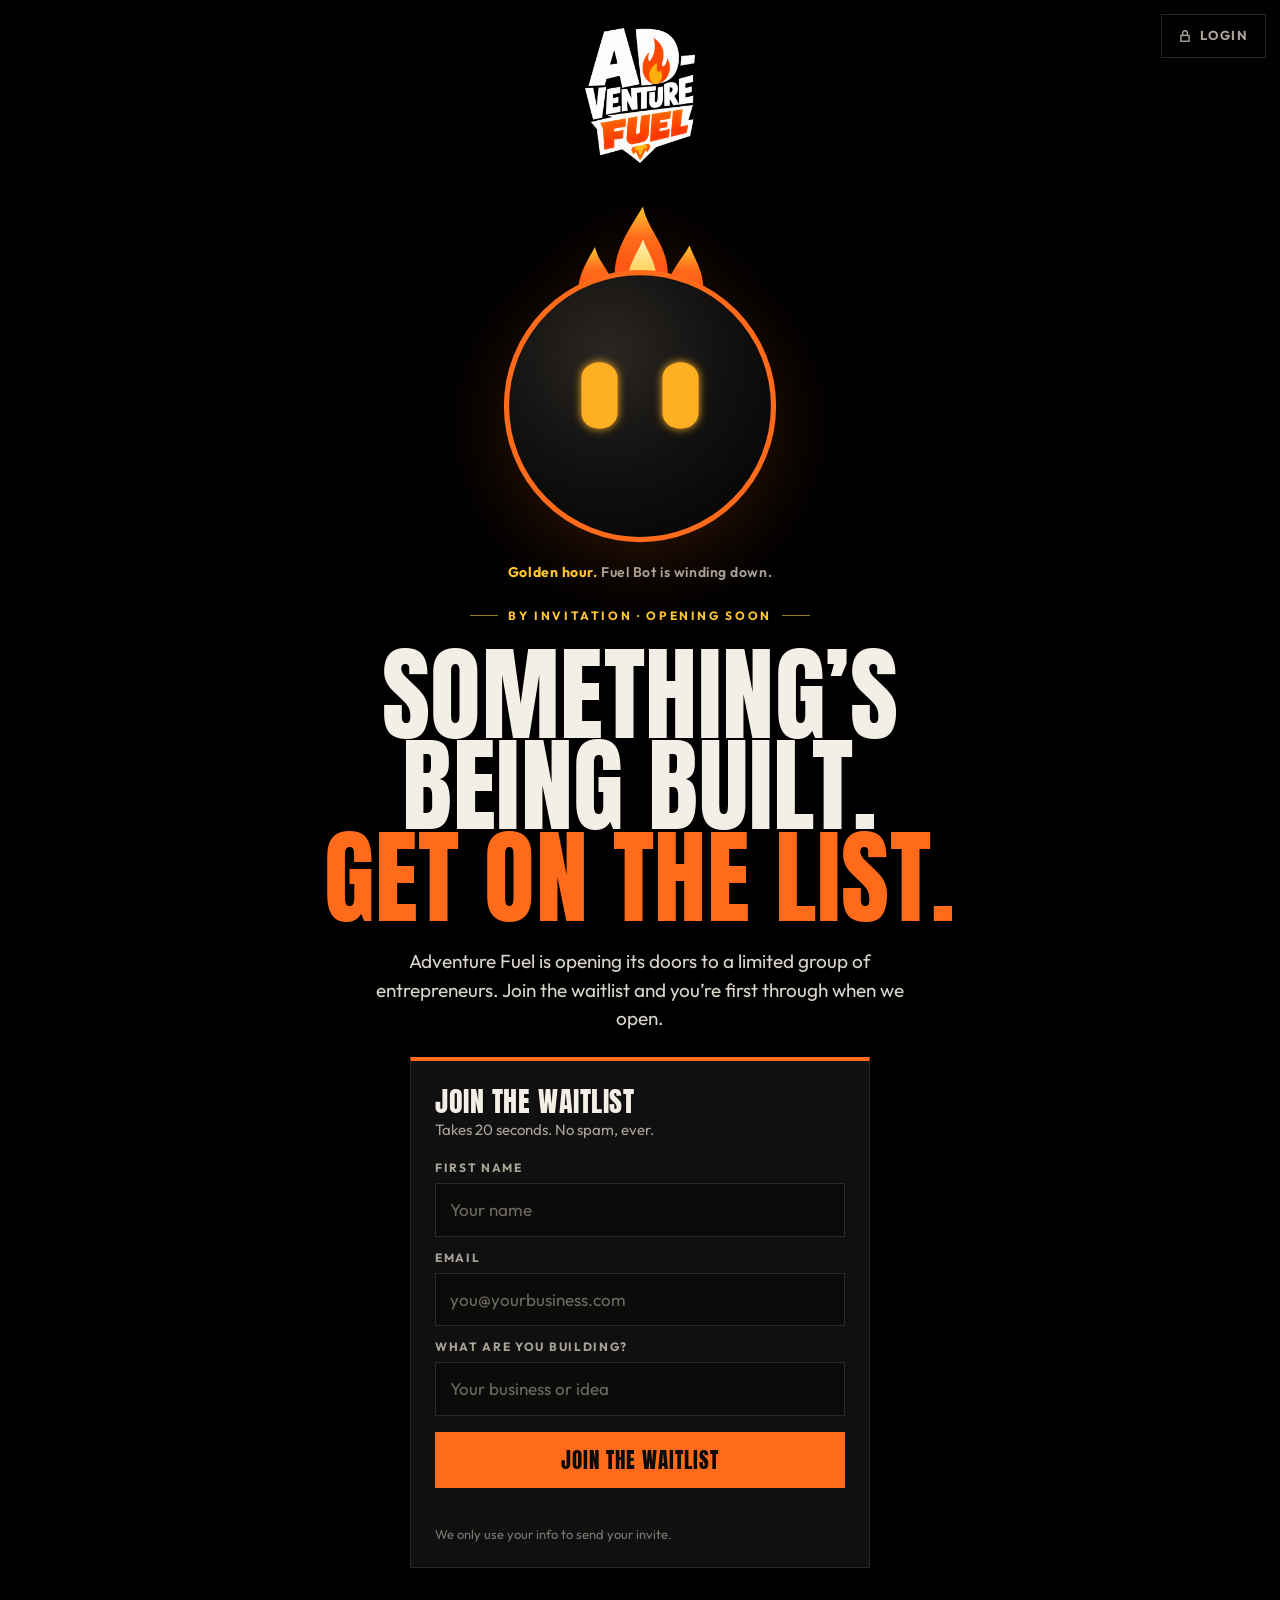
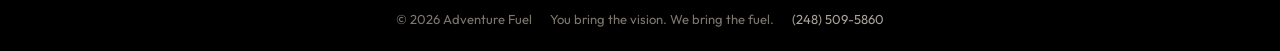
<file: index.html>
<!doctype html>
<html lang="en">
<head>
<meta charset="utf-8">
<meta name="viewport" content="width=device-width, initial-scale=1, viewport-fit=cover">
<title>Adventure Fuel | Join the Waitlist</title>
<meta name="description" content="Adventure Fuel is opening its doors to a limited group of entrepreneurs. Join the waitlist to get in first.">
<meta name="theme-color" content="#0A0A0A">
<link rel="canonical" href="https://www.adventurefuel.agency/">
<link rel="icon" type="image/png" sizes="32x32" href="/assets/icons/favicon-32.png">
<link rel="apple-touch-icon" href="/assets/icons/apple-touch-icon.png">
<meta property="og:type" content="website">
<meta property="og:url" content="https://www.adventurefuel.agency/">
<meta property="og:title" content="Adventure Fuel | Join the Waitlist">
<meta property="og:description" content="Something's being built. Get on the list.">
<meta property="og:image" content="https://www.adventurefuel.agency/assets/img/og.jpg">
<link rel="preconnect" href="https://fonts.googleapis.com">
<link rel="preconnect" href="https://fonts.gstatic.com" crossorigin>
<link rel="stylesheet" href="https://fonts.googleapis.com/css2?family=Anton&family=Outfit:wght@400;500;600;700&display=swap">
<script src="/assets/af.js" defer></script>
<style>
:root{--ink:#0A0A0A;--panel:#121110;--line:#2C2925;--cream:#F3EFE6;--muted:#A9A398;--orange:#FF6B1A;--gold:#FFC633;
--display:'Anton','Impact','Arial Narrow',sans-serif;--body:'Outfit','Avenir Next','Segoe UI',system-ui,sans-serif;color-scheme:dark}
*{box-sizing:border-box}
html,body{height:100%}
html{background:#000}
body{margin:0;min-height:100%;background:#000;color:var(--cream);font-family:var(--body);font-size:17px;line-height:1.5;-webkit-font-smoothing:antialiased;display:flex;flex-direction:column}
[hidden]{display:none!important}
a{color:var(--cream)}a:hover{color:var(--orange)}
:focus-visible{outline:3px solid var(--gold);outline-offset:3px}
.sr{position:absolute;width:1px;height:1px;overflow:hidden;clip:rect(0 0 0 0);white-space:nowrap}
.login{position:fixed;top:calc(14px + env(safe-area-inset-top,0px));right:14px;z-index:5;text-decoration:none;font-weight:700;font-size:13px;letter-spacing:.14em;text-transform:uppercase;color:#A9A398;border:1px solid #2C2925;padding:11px 16px;min-height:44px;display:inline-flex;align-items:center;gap:8px;background:#000}
.login:hover{color:#FF6B1A;border-color:#FF6B1A}
/* bot moods (by the visitor's local time) */
.botsay{margin:-8px 0 0;min-height:1.4em;font-size:14px;font-weight:600;letter-spacing:.04em;color:#A9A398}
.botsay b{color:#FFC633;font-weight:700}
#fbMood,#fbFlip,#fbFlames{transform-box:fill-box}
#fbFlip{transform-origin:50% 60%;transition:transform .7s cubic-bezier(.3,1.5,.5,1)}
.flipped #fbFlip{transform:rotate(180deg)}
#fbFlames{transform-origin:50% 100%;transition:transform .8s ease,opacity .8s ease}
#fbZ,#fbSparks{display:none}
.z{font-family:'Anton',Impact,sans-serif;fill:#F3EFE6;font-size:34px;opacity:0;transform-box:fill-box}
.sp{fill:#FFF1B8;opacity:0;transform-box:fill-box;transform-origin:center}
#fbEyes rect{transition:fill .8s}
/* night: snooze */
.m-night #fbZ{display:block}
.m-night #fbFlames{transform:translate(0px,6px) scale(.62);opacity:.55}
.m-night #fbRing{stroke:#C2560F}
.m-night #fbEyes rect{fill:#E0A82A}
/* morning: waking up */
.m-morning #fbFlames{transform:translate(0px,6px) scale(.85)}
/* power hour */
.m-power .fb-fl:not(.core){fill:url(#fbRb)}
.m-power #fbFlames{transform:translate(0px,6px) scale(1.28)}
.m-power #fbSparks{display:block}
.m-power #fbEyes rect{fill:#FFE27A}
.m-power .botsay b{color:#FF6B1A}
/* evening: golden hour */
.m-evening #fbEyes rect{fill:#FFB020}
.m-late #fbFlames{transform:translate(0px,6px) scale(.78);opacity:.8}
.m-late #fbEyes rect{fill:#F0B030}
@media (prefers-reduced-motion:no-preference){
  .m-night #fbMood{transform-origin:50% 100%;animation:breathe 4.2s ease-in-out infinite}
  @keyframes breathe{0%,100%{transform:scale(1,1) rotate(-3deg)}50%{transform:scale(1.03,.98) rotate(-3deg)}}
  .m-night .z{animation:zfloat 3.6s ease-out infinite}
  .m-night .z2{animation-delay:1.2s}.m-night .z3{animation-delay:2.4s}
  @keyframes zfloat{0%{opacity:0;transform:translate(0,14px) scale(.6)}20%{opacity:.9}100%{opacity:0;transform:translate(16px,-26px) scale(1.15)}}
  .m-power #fbMood{animation:jitter .16s steps(2) infinite}
  @keyframes jitter{0%{transform:translate(2px,-1px) rotate(.6deg)}25%{transform:translate(-2px,1px) rotate(-.5deg)}50%{transform:translate(1px,2px) rotate(.4deg)}75%{transform:translate(-1px,-2px) rotate(-.6deg)}100%{transform:translate(2px,1px)}}
  .m-power .sp{animation:spark 1.4s ease-out infinite}
  .m-power .s2{animation-delay:.35s}.m-power .s3{animation-delay:.7s}.m-power .s4{animation-delay:1.05s}
  @keyframes spark{0%{opacity:0;transform:scale(.2) rotate(0)}30%{opacity:1;transform:scale(1.1) rotate(25deg)}100%{opacity:0;transform:scale(.4) rotate(70deg)}}
  .m-power .fb-fl{animation-duration:.45s}
  .stretching #fbMood{transform-origin:50% 100%;animation:stretch 1.6s ease-in-out}
  @keyframes stretch{0%,100%{transform:scale(1,1)}35%{transform:scale(.93,1.12)}60%{transform:scale(1.05,.95)}}
  .m-evening #fbMood{transform-origin:50% 100%;animation:sway 5s ease-in-out infinite}
  @keyframes sway{0%,100%{transform:rotate(-2.5deg)}50%{transform:rotate(2.5deg)}}
}
/* big bot */
.botwrap{width:clamp(190px,30vw,300px);aspect-ratio:1;margin:6px auto 0;cursor:pointer;-webkit-tap-highlight-color:transparent}
.botwrap svg{width:100%;height:100%;display:block;overflow:visible;filter:drop-shadow(0 18px 40px rgba(255,107,26,.18))}
.fb-fl{transform-origin:50% 100%;transform-box:fill-box;animation:fbFlick 1.1s ease-in-out infinite alternate}
.fb-fl.f2{animation-duration:.8s;animation-direction:alternate-reverse}
.fb-fl.f3{animation-duration:1.4s}
@keyframes fbFlick{0%{transform:scale(1,.92) skewX(-3deg)}50%{transform:scale(.97,1.06) skewX(2deg)}100%{transform:scale(1.02,.97) skewX(4deg)}}
.fb-hop{animation:fbHop .55s cubic-bezier(.3,1.6,.5,1)}
@keyframes fbHop{0%{transform:scale(1,1)}30%{transform:scale(1.06,.9)}60%{transform:scale(.96,1.06)}100%{transform:scale(1,1)}}
@media (prefers-reduced-motion:no-preference){.botwrap{animation:botIn .9s cubic-bezier(.2,1.4,.4,1) both}}
@keyframes botIn{from{translate:0 40px}to{translate:0 0}}
@media (prefers-reduced-motion:reduce){.fb-fl{animation:none}}
main{position:relative;z-index:1;flex:1;display:flex;flex-direction:column;align-items:center;justify-content:center;gap:24px;padding:28px 16px 24px;text-align:center}
.logo{width:clamp(84px,12vw,110px);height:auto}
.eyebrow{display:inline-flex;align-items:center;gap:10px;font-size:12px;font-weight:700;letter-spacing:.22em;text-transform:uppercase;color:var(--gold)}
.eyebrow::before,.eyebrow::after{content:"";width:28px;height:1px;background:currentColor;opacity:.6}
h1{margin:0;font-family:var(--display);font-weight:400;text-transform:uppercase;font-size:clamp(46px,8.5vw,104px);line-height:.88;letter-spacing:.005em;text-wrap:balance;max-width:14ch}
h1 span{color:var(--orange)}
.sub{margin:0;max-width:46ch;font-size:clamp(17px,1.7vw,19px);color:#DAD5CB}
.card{width:100%;max-width:460px;background:#111010;border:1px solid var(--line);border-top:4px solid var(--orange);padding:26px 24px 22px;text-align:left}
.card h2{margin:0 0 4px;font-family:var(--display);font-weight:400;text-transform:uppercase;font-size:28px;line-height:1;letter-spacing:.02em}
.card .note{margin:0 0 18px;font-size:15px;color:var(--muted)}
form{display:grid;gap:12px}
.f{display:flex;flex-direction:column;gap:6px}
.f label{font-size:12px;font-weight:700;letter-spacing:.14em;text-transform:uppercase;color:var(--muted)}
.f input{background:#0B0B0A;border:1.5px solid var(--line);color:var(--cream);font:inherit;font-size:17px;padding:13px 14px;min-height:52px;border-radius:0;width:100%}
.f input::placeholder{color:#6F6A61}
.f input:focus{border-color:var(--orange);outline:none}
button{appearance:none;border:0;cursor:pointer;background:var(--orange);color:var(--ink);font-family:var(--display);font-size:21px;letter-spacing:.05em;text-transform:uppercase;min-height:56px;margin-top:4px}
button:hover{background:#E85A0C}
button[disabled]{opacity:.6;cursor:wait}
.msg{margin:0;min-height:1.3em;font-size:15px;font-weight:600;color:var(--gold)}
.fine{margin:6px 0 0;font-size:13px;color:#7D776D}
.done{display:flex;flex-direction:column;gap:12px;text-align:center;padding-block:10px 6px}
.done .check{width:56px;height:56px;margin:0 auto;display:grid;place-items:center;border:3px solid var(--orange);color:var(--orange)}
.done h2{font-size:34px}
.done p{margin:0;color:#DAD5CB}
footer{position:relative;z-index:1;padding:18px 16px calc(22px + env(safe-area-inset-bottom,0px));text-align:center;font-size:13px;color:#7D776D;display:flex;flex-wrap:wrap;justify-content:center;gap:6px 18px}
footer a{color:#A9A398;text-decoration:none}
@media (prefers-reduced-motion:no-preference){
  .rise{animation:rise .7s cubic-bezier(.2,.8,.2,1) both}
  .rise:nth-child(2){animation-delay:.06s}.rise:nth-child(3){animation-delay:.12s}.rise:nth-child(4){animation-delay:.18s}.rise:nth-child(5){animation-delay:.24s}
  @keyframes rise{from{transform:translateY(14px)}to{transform:none}}
}
</style>
</head>
<body>

<a class="login" href="/login/"><svg width="14" height="14" viewBox="0 0 24 24" fill="none" stroke="currentColor" stroke-width="2.4" stroke-linecap="square" aria-hidden="true"><rect x="5" y="11" width="14" height="10"/><path d="M8 11V7a4 4 0 0 1 8 0v4"/></svg>Login</a>
<main>
  <img class="logo" src="/assets/af-logo.png" alt="Adventure Fuel" width="110" height="110">
  <div class="botwrap" id="fbHead" role="img" aria-label="The Adventure Fuel bot, a flame-topped black orb with glowing yellow eyes">
<svg viewBox="0 -70 400 470" xmlns="http://www.w3.org/2000/svg" aria-hidden="true">
<defs>
<linearGradient id="fbF1" x1="0" y1="1" x2="0" y2="0"><stop offset="0" stop-color="#FF4A12"/><stop offset=".6" stop-color="#FF6B1A"/><stop offset="1" stop-color="#FFC633"/></linearGradient>
<linearGradient id="fbF2" x1="0" y1="1" x2="0" y2="0"><stop offset="0" stop-color="#FFC633"/><stop offset="1" stop-color="#FFF1B8"/></linearGradient>
<radialGradient id="fbHd" cx=".38" cy=".3" r=".8"><stop offset="0" stop-color="#2A2622"/><stop offset=".55" stop-color="#121110"/><stop offset="1" stop-color="#050505"/></radialGradient>
<filter id="fbGlow" x="-50%" y="-50%" width="200%" height="200%"><feGaussianBlur stdDeviation="6" result="b"/><feMerge><feMergeNode in="b"/><feMergeNode in="SourceGraphic"/></feMerge></filter>
</defs>
<linearGradient id="fbRb" x1="0" y1="1" x2="0" y2="0">
<stop offset="0" stop-color="#FF3B3B"><animate attributeName="stop-color" values="#FF3B3B;#FFB020;#3BE36B;#2E8BFF;#B04BFF;#FF3B3B" dur="1.6s" repeatCount="indefinite"/></stop>
<stop offset=".55" stop-color="#FFB020"><animate attributeName="stop-color" values="#FFB020;#3BE36B;#2E8BFF;#B04BFF;#FF3B3B;#FFB020" dur="1.6s" repeatCount="indefinite"/></stop>
<stop offset="1" stop-color="#3BE36B"><animate attributeName="stop-color" values="#3BE36B;#2E8BFF;#B04BFF;#FF3B3B;#FFB020;#3BE36B" dur="1.6s" repeatCount="indefinite"/></stop>
</linearGradient>
<g id="fbMood">
<g id="fbFlip">
<g id="fbBody">
<g id="fbFlames" transform="translate(0 6)">
<path class="fb-fl" fill="url(#fbF1)" d="M120 70 C112 40 128 18 140 -4 C146 22 168 32 166 62 Z"/>
<path class="fb-fl f2" fill="url(#fbF1)" d="M168 46 C160 6 186 -28 204 -58 C210 -24 244 -2 236 46 Z"/>
<path class="fb-fl f3" fill="url(#fbF1)" d="M236 60 C236 30 254 16 266 -6 C276 20 290 34 282 72 Z"/>
<path class="fb-fl f2 core" fill="url(#fbF2)" d="M184 46 C182 22 196 6 204 -14 C212 8 226 22 220 46 Z"/>
</g>
<circle cx="200" cy="214" r="178" fill="url(#fbHd)"/>
<circle id="fbRing" cx="200" cy="214" r="178" fill="none" stroke="#FF6B1A" stroke-width="7"/>
<g id="fbEyes" filter="url(#fbGlow)">
<g id="fbEyeL" transform="translate(146 200)"><rect x="-24" y="-52" width="48" height="104" rx="24" fill="#FFC633"/></g>
<g id="fbEyeR" transform="translate(254 200)"><rect x="-24" y="-52" width="48" height="104" rx="24" fill="#FFC633"/></g>
</g>
</g>
</g>
<g id="fbZ" aria-hidden="true">
<text class="z z1" x="318" y="70">z</text>
<text class="z z2" x="342" y="38">z</text>
<text class="z z3" x="368" y="2">Z</text>
</g>
<g id="fbSparks" aria-hidden="true">
<path class="sp s1" d="M40 120 l8 -20 l8 20 l20 8 l-20 8 l-8 20 l-8 -20 l-20 -8 Z"/>
<path class="sp s2" d="M340 110 l6 -15 l6 15 l15 6 l-15 6 l-6 15 l-6 -15 l-15 -6 Z"/>
<path class="sp s3" d="M24 300 l6 -15 l6 15 l15 6 l-15 6 l-6 15 l-6 -15 l-15 -6 Z"/>
<path class="sp s4" d="M362 290 l8 -20 l8 20 l20 8 l-20 8 l-8 20 l-8 -20 l-20 -8 Z"/>
</g>
</g>
</svg>
  </div>
  <p class="botsay" id="botSay" aria-live="polite"></p>
  <span class="eyebrow rise">By invitation · Opening soon</span>
  <h1 class="rise">Something’s being built. <span>Get on the list.</span></h1>
  <p class="sub rise">Adventure Fuel is opening its doors to a limited group of entrepreneurs. Join the waitlist and you’re first through when we open.</p>

  <div class="card rise" id="card">
    <div id="formWrap">
      <h2>Join the waitlist</h2>
      <p class="note">Takes 20 seconds. No spam, ever.</p>
      <form id="wl" novalidate>
        <div class="sr" aria-hidden="true"><label for="wSite">Leave blank</label><input id="wSite" tabindex="-1" autocomplete="off"></div>
        <div class="f"><label for="wName">First name</label><input id="wName" autocomplete="given-name" placeholder="Your name"></div>
        <div class="f"><label for="wEmail">Email</label><input id="wEmail" type="email" autocomplete="email" inputmode="email" placeholder="you@yourbusiness.com"></div>
        <div class="f"><label for="wBiz">What are you building?</label><input id="wBiz" autocomplete="organization" placeholder="Your business or idea"></div>
        <button type="submit" id="wBtn">Join the Waitlist</button>
        <p class="msg" id="wMsg" role="status"></p>
      </form>
      <p class="fine">We only use your info to send your invite.</p>
    </div>
    <div class="done" id="done" hidden tabindex="-1">
      <div class="check" aria-hidden="true"><svg width="28" height="28" viewBox="0 0 24 24" fill="none" stroke="currentColor" stroke-width="3" stroke-linecap="square"><path d="M5 12.5l4.5 4.5L19 7.5"/></svg></div>
      <h2>You’re on the list.</h2>
      <p id="doneMsg">We’ll reach out the moment doors open. Keep building.</p>
    </div>
  </div>
</main>

<footer>
  <span>© 2026 Adventure Fuel</span>
  <span>You bring the vision. We bring the fuel.</span>
  <a href="tel:+12485095860">(248) 509-5860</a>
</footer>

<script>
(function(){
  var head=document.getElementById('fbHead'), body=document.getElementById('fbBody'), eL=document.getElementById('fbEyeL'), eR=document.getElementById('fbEyeR'), say=document.getElementById('botSay');
  if(!head) return;
  var reduce=window.matchMedia('(prefers-reduced-motion: reduce)').matches;

  /* ---- moods by the visitor's local clock ---- */
  var MOODS={
    night:  {say:'Fuel Bot is <b>recharging</b>. Tap to wake him.', eye:.1,  track:false, ease:.05},
    morning:{say:'Fuel Bot is <b>waking up</b>. Coffee first.',     eye:.55, track:true,  ease:.07},
    day:    {say:'Fuel Bot is <b>on the clock</b>.',                 eye:1,   track:true,  ease:.12},
    power:  {say:'11 to 1 is <b>power hour</b>. Fully charged.',      eye:1.08,track:true,  ease:.22},
    afternoon:{say:'Fuel Bot is <b>cruising</b> through the afternoon.', eye:1, track:true, ease:.12},
    evening:{say:'<b>Golden hour.</b> Fuel Bot is winding down.',     eye:.85, track:true,  ease:.07},
    late:   {say:'Fuel Bot is <b>getting sleepy</b>.',                eye:.6,  track:true,  ease:.05}
  };
  function moodFor(h){ if(h>=22||h<5) return 'night'; if(h<8) return 'morning'; if(h<11) return 'day'; if(h<13) return 'power'; if(h<17) return 'afternoon'; if(h<20) return 'evening'; return 'late'; }
  var forced=(new URLSearchParams(location.search).get('bot')||'').toLowerCase();
  var mood='', M=MOODS.day;
  function setMood(){
    var m=MOODS[forced]?forced:moodFor(new Date().getHours());
    if(m===mood) return;
    Object.keys(MOODS).forEach(function(k){head.classList.toggle('m-'+k,k===m)});
    mood=m; M=MOODS[m]; say.innerHTML=M.say;
  }
  setMood(); setInterval(setMood,60000);

  var tx=0,ty=0,cx=0,cy=0,lastMove=0,bT=0,idleT=0,wander=[0,0],happyT=0,wakeT=0,nodT=0,nodEnd=0,yawnT=0;
  function now(){return performance.now()}
  function aim(px,py){var r=head.getBoundingClientRect(),x=r.left+r.width*.5,y=r.top+r.height*.6;var dx=px-x,dy=py-y,d=Math.hypot(dx,dy)||1,m=Math.min(1,d/420);tx=dx/d*m;ty=dy/d*m;lastMove=now();}
  function hop(){body.classList.remove('fb-hop');void body.getBoundingClientRect();body.classList.add('fb-hop');}
  function happy(){happyT=now()+900;}
  function awake(){return M.track||now()<wakeT;}
  function flip(){ if(head.classList.contains('flipped')) return; head.classList.add('flipped'); hop(); setTimeout(function(){head.classList.remove('flipped'); hop();},2600); }
  function stretch(){ head.classList.remove('stretching'); void head.offsetWidth; head.classList.add('stretching'); setTimeout(function(){head.classList.remove('stretching')},1700); }
  window.AFBot={hop:hop,happy:happy,flip:flip,lookAt:function(el){var r=el.getBoundingClientRect();aim(r.left+r.width/2,r.top+r.height/2);}};
  if(reduce) return;

  window.addEventListener('pointermove',function(e){ if(awake()) aim(e.clientX,e.clientY); },{passive:true});
  head.addEventListener('pointerdown',function(e){
    if(mood==='night'&&now()>wakeT){ wakeT=now()+4500; say.innerHTML='Huh? <b>I’m up!</b> …mostly.'; setTimeout(function(){ if(mood==='night') say.innerHTML=M.say; },4500); }
    aim(e.clientX,e.clientY); hop(); happy();
    if(mood!=='night'&&Math.random()<.18) setTimeout(flip,350);
  });
  document.addEventListener('focusin',function(e){if(e.target.matches('input,button')&&awake()) AFBot.lookAt(e.target);});
  document.addEventListener('input',function(e){if(e.target.matches('input')&&awake()) AFBot.lookAt(e.target);});

  /* occasional tricks */
  (function trick(){
    var wait=mood==='power'?9000:mood==='afternoon'?16000:30000;
    setTimeout(function(){
      if(document.visibilityState==='visible'){
        var r=Math.random();
        if(mood==='afternoon'&&r<.6) flip();
        else if(mood==='power'){ hop(); happy(); if(r<.35) setTimeout(flip,300); }
        else if((mood==='day'||mood==='evening')&&r<.25) flip();
        else if(mood==='morning') stretch();
      }
      trick();
    }, wait*(0.7+Math.random()*0.8));
  })();

  function nextBlink(t){ var base=mood==='power'?1400:mood==='late'||mood==='morning'?3800:2200; bT=t+base+Math.random()*3200; }
  nextBlink(now());
  function tick(t){
    var tracking=awake();
    if(tracking&&t-lastMove>2200){ if(t>idleT){ var amp=mood==='power'?1:.9; wander=[(Math.random()*2-1)*amp,(Math.random()*2-1)*.6]; idleT=t+(mood==='power'?350:900)+Math.random()*(mood==='power'?600:1600); } tx=wander[0]; ty=wander[1]; }
    if(!tracking){ tx=0; ty=.35; }
    var ease=M.ease; cx+=(tx-cx)*ease; cy+=(ty-cy)*ease;

    var open=t<wakeT?1.12:M.eye;
    /* late: nods off now and then */
    if(mood==='late'){ if(!nodT) nodT=t+6000+Math.random()*6000; if(t>nodT){ nodEnd=t+1500; nodT=t+7000+Math.random()*7000; } if(t<nodEnd) open=.08; }
    /* morning: slow yawns (eyes squeeze, then open wide) */
    if(mood==='morning'){ if(!yawnT) yawnT=t+5000; if(t>yawnT&&t<yawnT+1400){ var k=(t-yawnT)/1400; open=k<.6?.15:1; } else if(t>yawnT+1400){ yawnT=t+9000+Math.random()*6000; } }

    var b=1; if(open>.2&&t>bT){var k2=(t-bT)/(mood==='morning'||mood==='late'?320:170); if(k2<1){b=Math.max(.08,Math.abs(1-2*k2));}else{nextBlink(t);if(Math.random()<.25)bT=t+220;}}
    var sq=t<happyT?.42:1, ex=cx*30, ey=cy*26, near=1-Math.abs(cx)*.12;
    var sy=Math.max(.06,open*b*sq), sx=mood==='power'?1.06:1;
    eL.setAttribute('transform','translate('+(146+ex)+' '+(200+ey)+') scale('+(sx*(cx<0?near:1))+' '+sy+')');
    eR.setAttribute('transform','translate('+(254+ex)+' '+(200+ey)+') scale('+(sx*(cx>0?near:1))+' '+sy+')');
    body.setAttribute('transform','rotate('+(cx*4)+' 200 380) translate('+(cx*6)+' '+(cy*4)+')');
    requestAnimationFrame(tick);
  }
  requestAnimationFrame(tick);
})();
</script>
<script src="/assets/js/config.js"></script>
<script>
(function(){
  var f=document.getElementById('wl'), msg=document.getElementById('wMsg'), btn=document.getElementById('wBtn');
  function v(id){return document.getElementById(id).value.trim()}
  function showDone(name){
    document.getElementById('formWrap').hidden=true;
    var d=document.getElementById('done'); d.hidden=false;
    if(name) document.getElementById('doneMsg').textContent='Thanks, '+name+'. We’ll reach out the moment doors open. Keep building.';
    d.focus({preventScroll:true});
    if(window.AFBot){AFBot.hop();AFBot.happy();setTimeout(AFBot.happy,950);}
    try{localStorage.setItem('afWaitlist','1')}catch(e){}
  }
  f.addEventListener('submit',function(e){
    e.preventDefault();
    var n=v('wName'), em=v('wEmail'), b=v('wBiz');
    if(!n){msg.textContent='Add your first name.';document.getElementById('wName').focus();return;}
    if(!/^[^@\s]+@[^@\s]+\.[^@\s]+$/.test(em)){msg.textContent='That email doesn’t look right.';document.getElementById('wEmail').focus();return;}
    if(!b){msg.textContent='Tell us what you’re building.';document.getElementById('wBiz').focus();return;}
    if(!window.AF){msg.textContent='Still loading. Try again in a second.';return;}
    btn.disabled=true; btn.textContent='Saving your spot…'; msg.textContent='';
    window.afTrack&&afTrack('form_submit','waitlist');
    AF.sendLead({lead_type:'waitlist',name:n,email:em,business:b,goal:'Joined the waitlist',company_site:v('wSite')})
      .then(function(){ showDone(n); })
      .catch(function(err){ msg.textContent=(err&&err.message)||'That didn’t go through. Try again.'; })
      .then(function(){ btn.disabled=false; btn.textContent='Join the Waitlist'; });
  });
})();
</script>
<script src="/assets/js/site.js" defer></script>
</body>
</html>
</file>
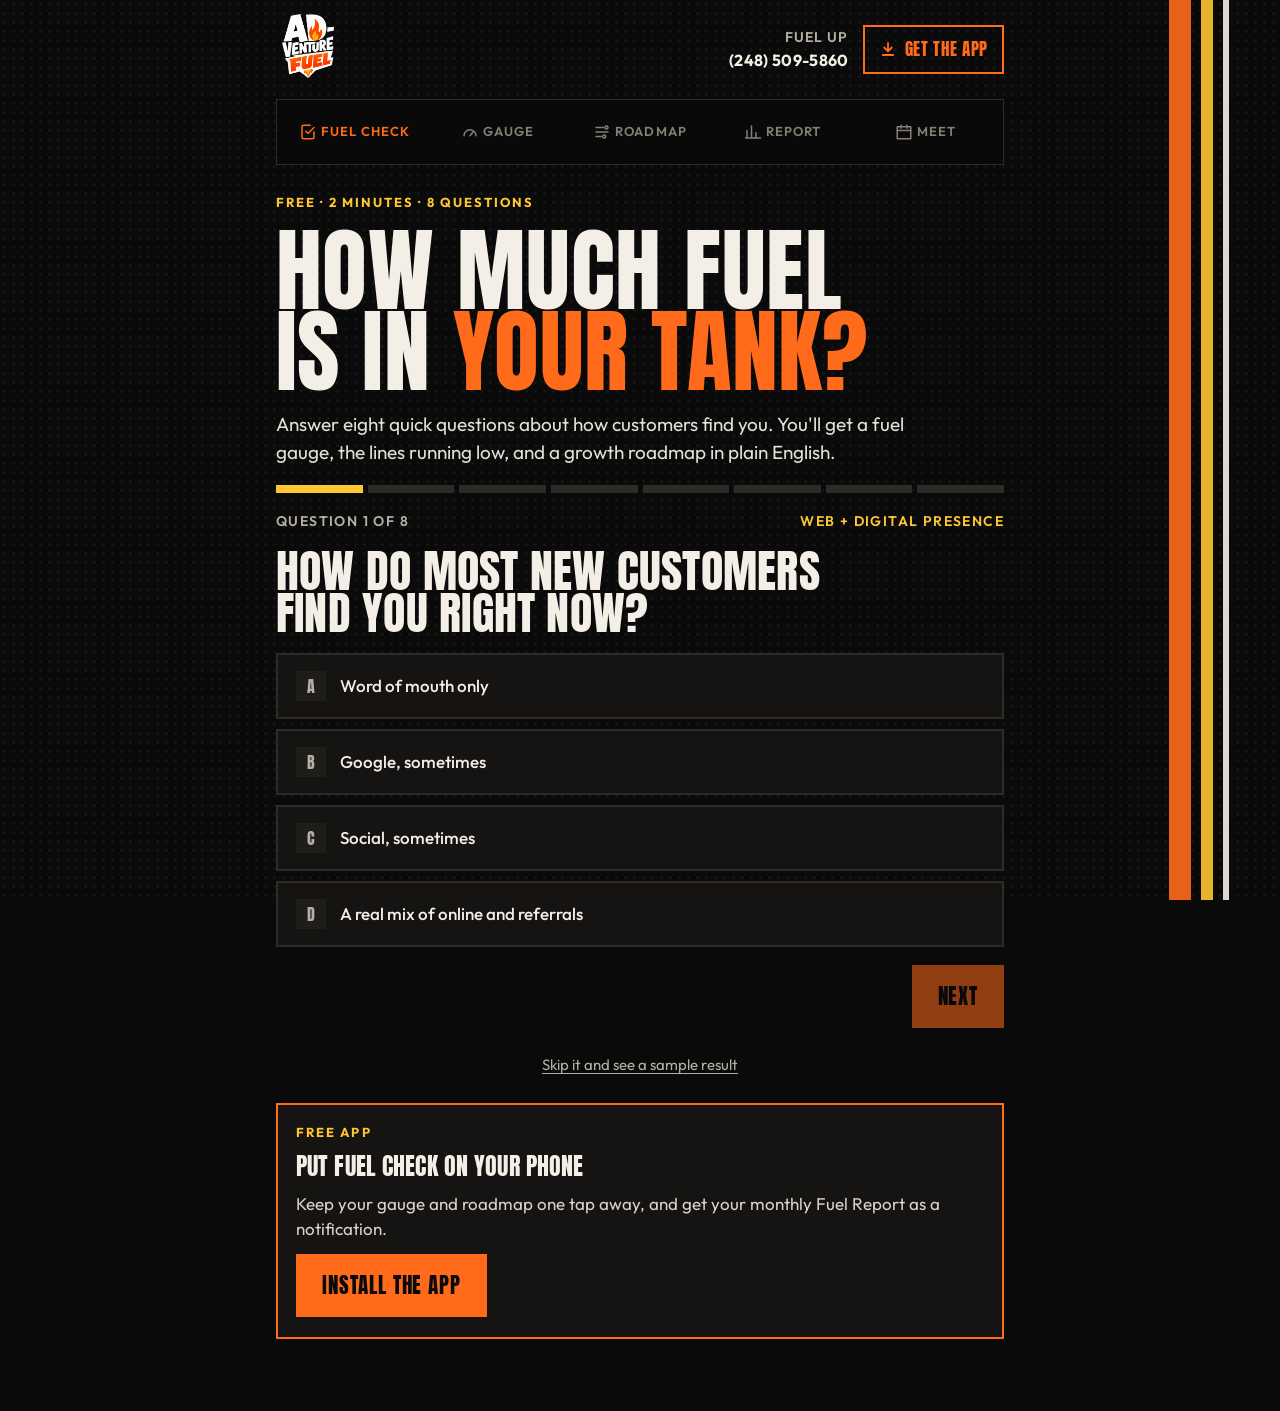
<file: fuel-check/index.html>
<!doctype html>
<html lang="en">
<head>
<meta charset="utf-8">
<meta name="viewport" content="width=device-width, initial-scale=1, viewport-fit=cover">
<title>AF Fuel Check</title>
<meta name="description" content="How much fuel is in your business? Take Adventure Fuel's 2-minute Fuel Check, get your growth roadmap, and book a call.">
<link rel="manifest" href="/fuel-check/manifest.json">
<meta name="theme-color" content="#0A0A0A">
<link rel="icon" type="image/png" sizes="32x32" href="/assets/icons/favicon-32.png">
<link rel="apple-touch-icon" href="/assets/icons/apple-touch-icon.png">
<meta name="apple-mobile-web-app-capable" content="yes">
<meta name="mobile-web-app-capable" content="yes">
<meta name="apple-mobile-web-app-title" content="Fuel Check">
<meta name="apple-mobile-web-app-status-bar-style" content="black">
<meta property="og:title" content="AF Fuel Check">
<meta property="og:description" content="How much fuel is in your tank? 8 questions, 2 minutes, a real growth roadmap.">
<meta property="og:image" content="https://www.adventurefuel.agency/assets/img/og.jpg">
<link rel="preconnect" href="https://fonts.googleapis.com">
<link rel="preconnect" href="https://fonts.gstatic.com" crossorigin>
<link rel="stylesheet" href="https://fonts.googleapis.com/css2?family=Anton&family=Outfit:wght@400;500;600;700&display=swap">
<link rel="stylesheet" href="/assets/app.css">
<script src="/assets/af.js"></script>
<style>:root{padding-top:env(safe-area-inset-top,0px)}</style>
</head>
<body>
<div class="bg-tone" aria-hidden="true"></div>
<div class="stripes" aria-hidden="true"><i></i><i></i><i></i></div>

<div class="shell">
  <header class="top">
    <a href="/" aria-label="Adventure Fuel home"><img src="/assets/af-logo.png" alt="Adventure Fuel"></a>
    <div class="top-right"><div class="call">Fuel up<b>(248) 509-5860</b></div><button class="get-app" type="button" data-install-btn hidden><svg width="18" height="18" viewBox="0 0 24 24" fill="none" stroke="currentColor" stroke-width="2.4" stroke-linecap="round" stroke-linejoin="round" aria-hidden="true"><path d="M12 4v11M7 10l5 5 5-5"/><path d="M5 20h14"/></svg>Get the App</button></div>
  </header>

  <nav class="tabs" role="tablist" aria-label="Fuel Check sections">
    <button class="tab" role="tab" id="t-check" aria-controls="v-check" aria-selected="true" data-v="check">
      <svg viewBox="0 0 24 24" fill="none" stroke="currentColor" stroke-width="2" stroke-linecap="round" stroke-linejoin="round" aria-hidden="true"><path d="M9 11l3 3 8-8"/><path d="M20 12v7a2 2 0 0 1-2 2H6a2 2 0 0 1-2-2V5a2 2 0 0 1 2-2h9"/></svg>Fuel Check</button>
    <button class="tab" role="tab" id="t-gauge" aria-controls="v-gauge" aria-selected="false" data-v="gauge">
      <svg viewBox="0 0 24 24" fill="none" stroke="currentColor" stroke-width="2" stroke-linecap="round" stroke-linejoin="round" aria-hidden="true"><path d="M4 17a8 8 0 1 1 16 0"/><path d="M12 17l4-5"/></svg>Gauge</button>
    <button class="tab" role="tab" id="t-road" aria-controls="v-road" aria-selected="false" data-v="road">
      <svg viewBox="0 0 24 24" fill="none" stroke="currentColor" stroke-width="2" stroke-linecap="round" stroke-linejoin="round" aria-hidden="true"><path d="M4 6h10M4 12h16M4 18h7"/><circle cx="18" cy="6" r="2"/><circle cx="15" cy="18" r="2"/></svg>Roadmap</button>
    <button class="tab" role="tab" id="t-dash" aria-controls="v-dash" aria-selected="false" data-v="dash">
      <svg viewBox="0 0 24 24" fill="none" stroke="currentColor" stroke-width="2" stroke-linecap="round" stroke-linejoin="round" aria-hidden="true"><path d="M4 20V10M10 20V4M16 20v-7M22 20H2"/></svg>Report</button>
    <button class="tab" role="tab" id="t-meet" aria-controls="v-meet" aria-selected="false" data-v="meet">
      <svg viewBox="0 0 24 24" fill="none" stroke="currentColor" stroke-width="2" stroke-linecap="round" stroke-linejoin="round" aria-hidden="true"><rect x="3" y="5" width="18" height="16"/><path d="M3 10h18M8 3v4M16 3v4"/></svg>Meet</button>
  </nav>

  <main>
    <!-- FUEL CHECK -->
    <section class="view stack" id="v-check" role="tabpanel" aria-labelledby="t-check">
      <div class="stack" id="intro">
        <span class="eyebrow">Free · 2 minutes · 8 questions</span>
        <h1>How much fuel is in <span class="hot">your tank?</span></h1>
        <p class="lead">Answer eight quick questions about how customers find you. You'll get a fuel gauge, the lines running low, and a growth roadmap in plain English.</p>
      </div>
      <div class="progress" id="progress" aria-hidden="true"></div>
      <div class="qmeta"><span id="qcount">Question 1 of 8</span><span class="qline" id="qline"></span></div>
      <h2 id="qtext" style="font-size:clamp(32px,6.5vw,46px)"></h2>
      <div class="opts" id="opts" role="group" aria-labelledby="qtext"></div>
      <div class="qnav">
        <button class="btn btn-ghost" id="back" type="button">Back</button>
        <button class="btn btn-fuel" id="next" type="button" disabled>Next</button>
      </div>
      <button class="linkish" id="seeSample" type="button">Skip it and see a sample result</button>
      <div class="install" data-install hidden>
        <span class="eyebrow">Free app</span>
        <h3>Put Fuel Check on your phone</h3>
        <p data-install-copy>Keep your gauge and roadmap one tap away, and get your monthly Fuel Report as a notification.</p>
        <div class="btn-row" data-android><button class="btn btn-fuel" type="button" data-install-btn>Install the App</button></div>
        <ol class="ios-steps" data-ios hidden>
          <li>Tap <b>Share</b> <svg class="share-ico" viewBox="0 0 24 24" fill="none" stroke="currentColor" stroke-width="2" stroke-linecap="round" stroke-linejoin="round" aria-hidden="true"><path d="M12 3v12M8 7l4-4 4 4"/><path d="M5 12v8h14v-8"/></svg> at the bottom of Safari.</li>
          <li>Choose <b>Add to Home Screen</b>, then tap <b>Add</b>.</li>
          <li>Open <b>Fuel Check</b> from your home screen.</li>
        </ol>
        <p class="muted" data-other hidden style="font-size:15px">Open this page in Chrome on Android or Safari on iPhone to install it.</p>
      </div>
    </section>

    <!-- GAUGE -->
    <section class="view stack" id="v-gauge" role="tabpanel" aria-labelledby="t-gauge" hidden>
      <div class="gauge-card">
        <span class="sample-flag" id="gSample">Sample: Metro Detroit HVAC shop</span>
        <svg class="gauge" viewBox="0 -24 400 264" role="img" aria-labelledby="gTitle">
          <title id="gTitle">Fuel gauge</title>
          <path d="M40 200 A160 160 0 0 1 360 200" fill="none" stroke="#2E2A26" stroke-width="30"/>
          <path class="fill" id="gFill" d="M40 200 A160 160 0 0 1 360 200" fill="none" stroke="#FF6B1A" stroke-width="30" stroke-dasharray="502.65" stroke-dashoffset="502.65"/>
          <g id="ticks" stroke="#F3EFE6" stroke-width="4"></g>
          <text class="lbl" x="34" y="236" text-anchor="middle">E</text>
          <text class="lbl" x="200" y="6" text-anchor="middle">½</text>
          <text class="lbl" x="366" y="236" text-anchor="middle">F</text>
          <g class="needle" id="needle" style="transform:rotate(-90deg)">
            <polygon points="200,58 192,200 208,200" fill="#FFC633"/>
          </g>
          <circle cx="200" cy="200" r="20" fill="#F3EFE6"/>
          <circle cx="200" cy="200" r="8" fill="#0A0A0A"/>
        </svg>
        <div class="score" id="score">0<small>%</small></div>
        <div class="tier" id="tier"></div>
        <p class="lead" id="tierText" style="text-align:center"></p>
      </div>
      <div class="panel">
        <span class="eyebrow">Your fuel lines</span>
        <div class="lines" id="lines"></div>
      </div>
      <div class="btn-row">
        <button class="btn btn-fuel" type="button" data-go="road">See My Roadmap</button>
        <button class="btn btn-ghost" type="button" id="retake">Retake</button>
      </div>
      <div class="panel save-card" id="saveCard" hidden>
        <span class="eyebrow">Send me my roadmap</span>
        <h3>Save your results</h3>
        <p style="margin:0;color:#D9D4CA">We'll walk you through your gauge and roadmap. No pressure, no jargon.</p>
        <form id="saveForm" novalidate>
          <div class="hp" aria-hidden="true"><label for="sSite">Leave blank</label><input id="sSite" tabindex="-1" autocomplete="off"></div>
          <div class="two">
            <div class="f"><label for="sName">Your name</label><input id="sName" autocomplete="name"></div>
            <div class="f"><label for="sBiz">Business</label><input id="sBiz" autocomplete="organization"></div>
          </div>
          <div class="f"><label for="sPhone">Phone</label><input id="sPhone" type="tel" autocomplete="tel"></div>
          <div class="err" id="sErr" role="alert"></div>
          <div class="btn-row"><button class="btn btn-fuel" type="submit" id="sBtn">Save My Results</button></div>
        </form>
        <p class="ok" id="sDone" hidden>Saved. We'll reach out about your roadmap.</p>
      </div>
      <div class="install" data-install hidden>
        <span class="eyebrow">Free app</span>
        <h3>Put Fuel Check on your phone</h3>
        <p data-install-copy>Keep your gauge and roadmap one tap away, and get your monthly Fuel Report as a notification.</p>
        <div class="btn-row" data-android><button class="btn btn-fuel" type="button" data-install-btn>Install the App</button></div>
        <ol class="ios-steps" data-ios hidden>
          <li>Tap <b>Share</b> <svg class="share-ico" viewBox="0 0 24 24" fill="none" stroke="currentColor" stroke-width="2" stroke-linecap="round" stroke-linejoin="round" aria-hidden="true"><path d="M12 3v12M8 7l4-4 4 4"/><path d="M5 12v8h14v-8"/></svg> at the bottom of Safari.</li>
          <li>Choose <b>Add to Home Screen</b>, then tap <b>Add</b>.</li>
          <li>Open <b>Fuel Check</b> from your home screen.</li>
        </ol>
        <p class="muted" data-other hidden style="font-size:15px">Open this page in Chrome on Android or Safari on iPhone to install it.</p>
      </div>
    </section>

    <!-- ROADMAP -->
    <section class="view stack" id="v-road" role="tabpanel" aria-labelledby="t-road" hidden>
      <span class="eyebrow">The Adventure Fuel Formula</span>
      <h2>Your Growth <span class="hot">Roadmap</span></h2>
      <p class="lead" id="roadLead"></p>
      <div class="road" id="road"></div>
      <div class="btn-row"><button class="btn btn-fuel" type="button" data-go="meet">Get My Growth Roadmap Call</button></div>
    </section>

    <!-- DASHBOARD -->
    <section class="view stack" id="v-dash" role="tabpanel" aria-labelledby="t-dash" hidden>
      <span class="sample-flag" style="align-self:flex-start">Example report · numbers are illustrative</span>
      <h2>Your Fuel <span class="hot">Report</span></h2>
      <p class="lead">No 47-tab dashboard. Every month you get three numbers, what they mean, and what we're doing next.</p>
      <div class="btn-row" role="group" aria-label="Report month">
        <button class="btn btn-ghost" type="button" id="mPrev" aria-label="Previous month" style="padding:12px 16px;min-height:48px">‹</button>
        <div id="mLabel" style="font-family:var(--display);font-size:26px;text-transform:uppercase;align-self:center;min-width:8ch;text-align:center"></div>
        <button class="btn btn-ghost" type="button" id="mNext" aria-label="Next month" style="padding:12px 16px;min-height:48px">›</button>
      </div>
      <div class="kpis" id="kpis"></div>
      <div class="panel">
        <div style="display:flex;justify-content:space-between;gap:12px;flex-wrap:wrap"><span class="eyebrow">Leads per week</span><span class="muted" style="font-size:14px" id="sparkNote"></span></div>
        <svg class="spark" id="spark" viewBox="0 0 600 120" preserveAspectRatio="none" role="img" aria-label="Leads per week trend"></svg>
      </div>
      <div class="plain">
        <div class="panel"><span class="say">What it means</span><p style="margin:0" id="means"></p></div>
        <div class="panel"><span class="say">What we're doing next</span><p style="margin:0" id="next2"></p></div>
      </div>
      <div class="panel" id="pushCard">
        <div class="toggle-row"><span class="eyebrow">Fuel Report on your phone</span><span class="pill" id="pushPill">Off</span></div>
        <h3>Get your report as a notification</h3>
        <p style="margin:0;color:#D9D4CA" id="pushCopy">Clients get a push when their monthly Fuel Report is ready, plus the occasional heads-up worth knowing.</p>
        <div class="btn-row"><button class="btn btn-fuel" type="button" id="pushBtn">Turn On Notifications</button></div>
        <div class="err" id="pushErr" role="alert"></div>
      </div>
      <div class="install" data-install hidden>
        <span class="eyebrow">Free app</span>
        <h3>Put Fuel Check on your phone</h3>
        <p data-install-copy>Keep your gauge and roadmap one tap away, and get your monthly Fuel Report as a notification.</p>
        <div class="btn-row" data-android><button class="btn btn-fuel" type="button" data-install-btn>Install the App</button></div>
        <ol class="ios-steps" data-ios hidden>
          <li>Tap <b>Share</b> <svg class="share-ico" viewBox="0 0 24 24" fill="none" stroke="currentColor" stroke-width="2" stroke-linecap="round" stroke-linejoin="round" aria-hidden="true"><path d="M12 3v12M8 7l4-4 4 4"/><path d="M5 12v8h14v-8"/></svg> at the bottom of Safari.</li>
          <li>Choose <b>Add to Home Screen</b>, then tap <b>Add</b>.</li>
          <li>Open <b>Fuel Check</b> from your home screen.</li>
        </ol>
        <p class="muted" data-other hidden style="font-size:15px">Open this page in Chrome on Android or Safari on iPhone to install it.</p>
      </div>
    </section>

    <!-- MEET -->
    <section class="view stack" id="v-meet" role="tabpanel" aria-labelledby="t-meet" hidden>
      <span class="eyebrow">20 minutes · no jargon</span>
      <h2>Let's <span class="hot">meet.</span></h2>
      <p class="lead">We diagnose where you're losing fuel and hand you the roadmap. Your Fuel Check results come with you.</p>
      <form class="meet" id="meetForm" novalidate>
        <div class="hp" aria-hidden="true"><label for="mSite">Leave blank</label><input id="mSite" tabindex="-1" autocomplete="off"></div>
        <div class="two">
          <div class="f"><label for="mName">Your name</label><input id="mName" autocomplete="name" required></div>
          <div class="f"><label for="mBiz">Business</label><input id="mBiz" autocomplete="organization" required></div>
        </div>
        <div class="two">
          <div class="f"><label for="mPhone">Phone</label><input id="mPhone" type="tel" autocomplete="tel" required></div>
          <div class="f"><label for="mTime">Best time to talk</label>
            <select id="mTime"><option>Weekday mornings</option><option>Weekday afternoons</option><option>Evenings</option><option>Saturday</option></select></div>
        </div>
        <div class="f"><label for="mGoal">What would more fuel get you?</label><textarea id="mGoal" placeholder="More booked jobs, a full calendar, a second location…"></textarea></div>
        <div class="err" id="mErr" role="alert"></div>
        <div class="btn-row"><button class="btn btn-fuel" type="submit" id="mBtn">Book My Roadmap Call</button></div>
      </form>
      <div class="stack" id="meetDone" hidden>
        <h3 class="hot" id="doneTitle">You're booked in</h3>
        <p style="margin:0" id="doneCopy"></p>
        <div class="summary" id="summary"></div>
        <div class="btn-row">
          <button class="btn btn-fuel" type="button" id="copy">Copy Request</button>
          <button class="btn btn-ghost" type="button" id="editReq">Edit Details</button>
        </div>
      </div>
      <p class="foot">Serious about growth. Not afraid to have a personality. · Adventure Fuel · Metro Detroit · adventurefuel.agency</p>
    </section>
  </main>
</div>

<script>
(function(){
  var LINES = {
    ads:   {name:'Meta Advertising', fix:'Launch an always-on Facebook + Instagram campaign aimed at calls and bookings, not likes.'},
    social:{name:'Social Media', fix:'A steady posting rhythm with hooks built for Metro Detroit customers, scheduled for you.'},
    web:   {name:'Web + Digital Presence', fix:'A fast site and Google profile that make the "call us" or "book now" move obvious.'},
    brand: {name:'Brand + Design', fix:'One locked-in look across your truck, posts, flyers and site so people remember you.'},
    ai:    {name:'AI + Automation', fix:'Instant text-back and booking for after-hours leads so nobody goes cold.'},
    data:  {name:'Dashboard', fix:'A monthly plain-language fuel report: calls, leads, cost per lead, next moves.'}
  };
  var QS = [
    {q:'How do most new customers find you right now?', line:'web', o:['Word of mouth only','Google, sometimes','Social, sometimes','A real mix of online and referrals']},
    {q:'How often does your business post on social?', line:'social', o:['Basically never','A few times a month','About once a week','Three or more times a week']},
    {q:'Are you running Facebook or Instagram ads?', line:'ads', o:['Never tried','Boosted a post or two','On and off','Always-on campaigns']},
    {q:'What does your website do for you?', line:'web', o:["Don't have one",'It exists. It’s old.','Looks fine, no clear next step','Modern, with call or booking front and center']},
    {q:'How many Google reviews do you have?', line:'brand', o:['Under 10','10 to 49','50 to 99','100 or more']},
    {q:'Does your brand look the same everywhere?', line:'brand', o:['Depends who made it','Same logo, everything else varies','Mostly consistent','Locked in everywhere']},
    {q:'A lead reaches out at 9pm. What happens?', line:'ai', o:['They wait until we see it','Voicemail','Auto-reply text','Automatic follow-up and booking']},
    {q:'Do you know what a new customer costs you?', line:'data', o:['No idea','Rough guess','We track some of it','Yes, every month']}
  ];
  var SAMPLE = [1,0,1,2,3,1,1,0];

  var store = {
    get:function(k){try{return JSON.parse(localStorage.getItem(k))}catch(e){return null}},
    set:function(k,v){try{localStorage.setItem(k,JSON.stringify(v))}catch(e){}}
  };
  var saved = store.get('afFuel') || {};
  var answers = Array.isArray(saved.answers) && saved.answers.length===8 ? saved.answers : new Array(8).fill(null);
  var done = !!saved.done;
  var qi = typeof saved.qi==='number' ? Math.min(saved.qi,7) : 0;
  var $ = function(id){return document.getElementById(id)};
  function persist(){store.set('afFuel',{answers:answers,done:done,qi:qi})}

  // ---- tabs
  var tabs = Array.prototype.slice.call(document.querySelectorAll('.tab'));
  function show(v){
    tabs.forEach(function(t){
      var on = t.dataset.v===v; t.setAttribute('aria-selected',on?'true':'false');
      $('v-'+t.dataset.v).hidden = !on;
    });
    if(v==='gauge'){ renderGauge(true); renderSave(); }
    if(v==='road') renderRoad();
    if(v==='dash') renderDash();
    window.scrollTo(0,0);
  }
  tabs.forEach(function(t){t.addEventListener('click',function(){show(t.dataset.v)})});
  document.querySelectorAll('[data-go]').forEach(function(b){b.addEventListener('click',function(){show(b.dataset.go)})});

  // ---- quiz
  function renderQ(){
    var q = QS[qi];
    $('qcount').textContent = 'Question '+(qi+1)+' of 8';
    $('qline').textContent = LINES[q.line].name;
    $('qtext').textContent = q.q;
    $('progress').innerHTML = QS.map(function(_,i){return '<span class="'+(i===qi?'now':(answers[i]!==null?'on':''))+'"></span>'}).join('');
    $('opts').innerHTML = q.o.map(function(t,i){
      return '<button type="button" class="opt" aria-pressed="'+(answers[qi]===i)+'" data-i="'+i+'"><span class="key">'+'ABCD'[i]+'</span><span>'+t+'</span></button>';
    }).join('');
    $('back').disabled = qi===0; $('back').style.visibility = qi===0?'hidden':'visible';
    $('next').disabled = answers[qi]===null;
    $('next').textContent = qi===7 ? 'Read My Gauge' : 'Next';
  }
  $('opts').addEventListener('click',function(e){
    var b = e.target.closest('.opt'); if(!b) return;
    answers[qi] = +b.dataset.i; persist(); renderQ();
    setTimeout(function(){ if(qi<7){qi++;persist();renderQ();} else { $('next').focus(); } },220);
  });
  $('next').addEventListener('click',function(){
    if(answers[qi]===null) return;
    if(qi<7){qi++;persist();renderQ();}
    else { done=true; persist(); if(window.afTrack) afTrack('fuel_check_complete', String(scoreOf(answers).pct)); show('gauge'); }
  });
  $('back').addEventListener('click',function(){ if(qi>0){qi--;persist();renderQ();} });
  $('seeSample').addEventListener('click',function(){ show('gauge') });
  $('retake').addEventListener('click',function(){ answers=new Array(8).fill(null); done=false; qi=0; persist(); renderQ(); show('check'); });

  // ---- scoring
  function current(){ return done ? answers : SAMPLE }
  function scoreOf(a){
    var total=a.reduce(function(s,v){return s+(v||0)},0);
    var by={}; Object.keys(LINES).forEach(function(k){by[k]={s:0,m:0}});
    QS.forEach(function(q,i){ by[q.line].s += a[i]||0; by[q.line].m += 3; });
    var lines = Object.keys(by).map(function(k){return {k:k,pct:Math.round(by[k].s/by[k].m*100)}});
    lines.sort(function(x,y){return x.pct-y.pct});
    return {pct:Math.round(total/24*100), lines:lines};
  }
  function tierOf(p){
    if(p<30) return ['Running on fumes','The engine is good. It just isn’t getting fuel. Small moves will show up fast.'];
    if(p<55) return ['Quarter tank','Some fuel is getting in, but a few lines are dry. Fix those and the whole engine picks up.'];
    if(p<75) return ['Half tank','You’re moving. Now it’s about tightening the system so it runs without you.'];
    return ['Full tank','You’ve built real momentum. Time to scale what works and add horsepower.'];
  }
  function cls(p){return p<40?'low':(p<70?'mid':'ok')}
  function stTxt(p){return p<40?'Running low':(p<70?'Needs fuel':'Fueled')}

  // ---- gauge
  var ticks=''; for(var i=0;i<=8;i++){var a=Math.PI-(Math.PI*i/8);var r1=i%4===0?118:128,r2=140;ticks+='<line x1="'+(200+r1*Math.cos(a)).toFixed(1)+'" y1="'+(200-r1*Math.sin(a)).toFixed(1)+'" x2="'+(200+r2*Math.cos(a)).toFixed(1)+'" y2="'+(200-r2*Math.sin(a)).toFixed(1)+'"/>'}
  $('ticks').innerHTML = ticks;
  function renderGauge(animate){
    var r = scoreOf(current()), t = tierOf(r.pct);
    $('gSample').hidden = done;
    var fill=$('gFill'), needle=$('needle');
    if(animate){ fill.style.strokeDashoffset='502.65'; needle.style.transform='rotate(-90deg)'; void fill.getBoundingClientRect(); }
    requestAnimationFrame(function(){
      fill.style.strokeDashoffset = (502.65*(1-r.pct/100)).toFixed(1);
      needle.style.transform = 'rotate('+(-90+180*r.pct/100)+'deg)';
    });
    $('score').innerHTML = r.pct+'<small>%</small>';
    $('tier').textContent = t[0]; $('tierText').textContent = t[1];
    $('lines').innerHTML = r.lines.map(function(l){
      var c=cls(l.pct);
      return '<div class="lrow"><span class="nm">'+LINES[l.k].name+'</span><span class="st '+c+'">'+stTxt(l.pct)+'</span><div class="bar" role="img" aria-label="'+LINES[l.k].name+' '+l.pct+' percent"><i class="'+c+'" style="width:'+Math.max(l.pct,3)+'%"></i></div></div>';
    }).join('');
  }

  // ---- roadmap
  function renderRoad(){
    var r = scoreOf(current()), low = r.lines.slice(0,3);
    $('roadLead').textContent = (done?'Built from your Fuel Check.':'Built from the sample result. Take the Fuel Check to make it yours.')+' Your lowest lines: '+low.map(function(l){return LINES[l.k].name}).join(', ')+'.';
    var fuel = low.map(function(l,i){return '<div class="fuel-item"><b>'+(i===0?'First: ':'Then: ')+LINES[l.k].name+'</b><span class="muted">'+LINES[l.k].fix+'</span></div>'}).join('');
    var steps = [
      ['Diagnose','We confirm where the engine is losing fuel. Your Fuel Check already started this.','<div class="chips">'+low.map(function(l){return '<span class="chip go">'+LINES[l.k].name+'</span>'}).join('')+'</div>'],
      ['Build the Roadmap','One simple plan, tied to one goal: more customers. No 40-page deck.',''],
      ['Add Fuel','Creative, ads, content and tech, aimed at your driest lines first.',fuel],
      ['Launch','Campaigns go live and the systems start running without you babysitting them.',''],
      ['Read the Dashboard','Every month: three numbers, what they mean, what we’re doing next.',''],
      ['Optimize','Double down on what brings customers. Cut what doesn’t.','']
    ];
    $('road').innerHTML = steps.map(function(s,i){
      return '<div class="step'+(i===0||i===2?' focus':'')+'"><span class="n">0'+(i+1)+'</span><div><h3>'+s[0]+'</h3><p>'+s[1]+'</p>'+s[2]+'</div></div>';
    }).join('');
  }

  // ---- dashboard (illustrative example data)
  var MONTHS = [
    {m:'July', calls:31, leads:44, cpl:28, wk:[6,8,7,11,12], means:'Ads went live mid-month. Calls picked up in the last two weeks once the campaign found its audience.', next:'Add a second ad built around your best review. Turn on after-hours text-back.'},
    {m:'August', calls:46, leads:63, cpl:22, wk:[12,13,15,11,12], means:'More calls for less money per lead. Weekend posts are pulling the most messages.', next:'Shift more budget to the weekend ad set. Post two customer-story videos.'},
    {m:'September', calls:58, leads:79, cpl:19, wk:[15,17,14,16,17], means:'Best month yet. Cost per lead keeps dropping, and after-hours texts booked jobs you would have missed.', next:'Test a seasonal offer before the first cold snap. Ask happy customers for reviews.'}
  ];
  var mi = MONTHS.length-1;
  function delta(cur,prev,inverse){
    if(prev==null) return '';
    var d=cur-prev, good = inverse ? d<0 : d>0;
    return '<span class="d '+(good?'up':'down')+'">'+(d>0?'▲ ':'▼ ')+Math.abs(d)+(inverse?'':'')+' vs last month</span>';
  }
  function renderDash(){
    var c=MONTHS[mi], p=MONTHS[mi-1];
    $('mLabel').textContent=c.m;
    $('mPrev').disabled = mi===0; $('mNext').disabled = mi===MONTHS.length-1;
    $('kpis').innerHTML =
      '<div class="kpi"><span class="k">Calls</span><span class="v">'+c.calls+'</span>'+delta(c.calls,p&&p.calls)+'</div>'+
      '<div class="kpi"><span class="k">Leads</span><span class="v">'+c.leads+'</span>'+delta(c.leads,p&&p.leads)+'</div>'+
      '<div class="kpi"><span class="k">Cost per lead</span><span class="v">$'+c.cpl+'</span>'+(p?'<span class="d '+(c.cpl<p.cpl?'up':'down')+'">'+(c.cpl<p.cpl?'▼ $':'▲ $')+Math.abs(c.cpl-p.cpl)+' vs last month</span>':'')+'</div>';
    $('means').textContent=c.means; $('next2').textContent=c.next;
    var all=[]; MONTHS.slice(0,mi+1).forEach(function(m){all=all.concat(m.wk)});
    var max=20, W=600, H=120, pad=10, n=all.length;
    var pts=all.map(function(v,i){return [pad+(W-2*pad)*(n===1?0:i/(n-1)), H-pad-(H-2*pad)*v/max]});
    var line=pts.map(function(pt,i){return (i?'L':'M')+pt[0].toFixed(1)+' '+pt[1].toFixed(1)}).join(' ');
    var area=line+' L'+pts[n-1][0].toFixed(1)+' '+(H-pad)+' L'+pts[0][0].toFixed(1)+' '+(H-pad)+' Z';
    var grid=''; [5,10,15].forEach(function(g){var y=(H-pad-(H-2*pad)*g/max).toFixed(1);grid+='<line x1="0" x2="600" y1="'+y+'" y2="'+y+'" stroke="#2E2A26" stroke-width="1" vector-effect="non-scaling-stroke"/>'});
    var last=pts[n-1];
    $('spark').innerHTML = grid+'<path d="'+area+'" fill="rgba(255,107,26,.18)"/><path d="'+line+'" fill="none" stroke="#FF6B1A" stroke-width="3" vector-effect="non-scaling-stroke" stroke-linejoin="round"/><circle cx="'+last[0].toFixed(1)+'" cy="'+last[1].toFixed(1)+'" r="6" fill="#FFC633"/>';
    $('sparkNote').textContent = 'Latest week: '+all[n-1]+' leads';
  }
  $('mPrev').addEventListener('click',function(){if(mi>0){mi--;renderDash()}});
  $('mNext').addEventListener('click',function(){if(mi<MONTHS.length-1){mi++;renderDash()}});

  // ---- meet (real booking -> owner push)
  var form=$('meetForm');
  function fuelData(){
    if(!done) return {};
    var r=scoreOf(answers), t=tierOf(r.pct);
    return {fuel_score:r.pct, fuel_tier:t[0], lowest_lines:r.lines.slice(0,3).map(function(l){return LINES[l.k].name+' '+l.pct+'%'}).join(', ')};
  }
  function summaryText(name,biz,ph){
    var f=fuelData();
    return 'Adventure Fuel roadmap call request\n\nName: '+name+'\nBusiness: '+biz+'\nPhone: '+ph+'\nBest time: '+$('mTime').value+
      '\nGoal: '+($('mGoal').value.trim()||'Not given')+
      '\n\nFuel Check: '+(done?f.fuel_score+'% ('+f.fuel_tier+')\nLowest lines: '+f.lowest_lines:'Not taken yet');
  }
  form.addEventListener('submit',function(e){
    e.preventDefault();
    var name=$('mName').value.trim(), biz=$('mBiz').value.trim(), ph=$('mPhone').value.trim();
    var miss=[]; if(!name)miss.push('your name'); if(!biz)miss.push('your business'); if(ph.replace(/\D/g,'').length<10)miss.push('a 10-digit phone number');
    if(miss.length){ $('mErr').textContent='Add '+miss.join(', ')+' so we can reach you.'; return; }
    $('mErr').textContent=''; var btn=$('mBtn'); btn.disabled=true; btn.textContent='Booking…';
    $('summary').textContent=summaryText(name,biz,ph);
    if(window.afTrack) afTrack('form_submit','roadmap_call'); AF.sendLead(Object.assign({lead_type:'roadmap_call',name:name,business:biz,phone:ph,best_time:$('mTime').value,goal:$('mGoal').value.trim(),company_site:$('mSite').value},fuelData()))
      .then(function(){
        $('doneTitle').textContent="You're booked in";
        $('doneCopy').textContent='We got your request and will call '+ph+' ('+$('mTime').value.toLowerCase()+'). Need us sooner? Call (248) 509-5860.';
        $('summary').hidden=true; $('copy').hidden=true;
        form.hidden=true; $('meetDone').hidden=false;
      })
      .catch(function(err){
        $('doneTitle').textContent='We couldn’t send that';
        $('doneCopy').textContent=(err&&err.message?err.message+' ':'')+'Copy your request below and text it to (248) 509-5860.';
        $('summary').hidden=false; $('copy').hidden=false;
        form.hidden=true; $('meetDone').hidden=false;
      })
      .then(function(){btn.disabled=false;btn.textContent='Book My Roadmap Call';});
  });
  $('editReq').addEventListener('click',function(){form.hidden=false;$('meetDone').hidden=true});
  $('copy').addEventListener('click',function(){
    var txt=$('summary').textContent;
    function fallback(){var s=window.getSelection(),rg=document.createRange();rg.selectNodeContents($('summary'));s.removeAllRanges();s.addRange(rg);toast('Selected. Press copy on your keyboard.')}
    try{ navigator.clipboard.writeText(txt).then(function(){toast('Copied')},fallback) }catch(e){fallback()}
  });
  function toast(m){var t=document.createElement('div');t.className='toast';t.setAttribute('role','status');t.textContent=m;document.body.appendChild(t);setTimeout(function(){t.remove()},2200)}

  // ---- save results (Fuel Check done -> owner push)
  var saved2=store.get('afSaved');
  function renderSave(){ $('saveCard').hidden=!done; $('saveForm').hidden=!!saved2; $('sDone').hidden=!saved2; }
  $('saveForm').addEventListener('submit',function(e){
    e.preventDefault();
    var name=$('sName').value.trim(), biz=$('sBiz').value.trim(), ph=$('sPhone').value.trim();
    var miss=[]; if(!name)miss.push('your name'); if(!biz)miss.push('your business'); if(ph.replace(/\D/g,'').length<10)miss.push('a 10-digit phone number');
    if(miss.length){ $('sErr').textContent='Add '+miss.join(', ')+'.'; return; }
    $('sErr').textContent=''; var btn=$('sBtn'); btn.disabled=true; btn.textContent='Saving…';
    AF.sendLead(Object.assign({lead_type:'fuel_check',name:name,business:biz,phone:ph,company_site:$('sSite').value},fuelData()))
      .then(function(){ saved2=true; store.set('afSaved',true); ['mName','mBiz','mPhone'].forEach(function(id,i){ if(!$(id).value) $(id).value=[name,biz,ph][i]; }); renderSave(); })
      .catch(function(err){ $('sErr').textContent=(err&&err.message)||'That didn’t go through. Try again.'; })
      .then(function(){ btn.disabled=false; btn.textContent='Save My Results'; });
  });

  // ---- install cards (Android prompt, iPhone steps)
  function renderInstall(){
    document.querySelectorAll('[data-install]').forEach(function(card){
      if(AF.standalone){ card.hidden=true; return; }
      card.hidden=false;
      var android=card.querySelector('[data-android]'), ios=card.querySelector('[data-ios]'), other=card.querySelector('[data-other]');
      android.hidden=AF.isIOS; ios.hidden=!AF.isIOS; other.hidden=true;
    });
    document.querySelectorAll('.get-app').forEach(function(b){ b.hidden=AF.standalone; });
  }
  document.querySelectorAll('[data-install-btn]').forEach(function(b){ b.addEventListener('click',function(){ AF.installOrHelp('Fuel Check').then(renderInstall); }); });
  AF.onInstallChange(renderInstall);

  // ---- client push opt-in
  function renderPush(){
    AF.pushState().then(function(st){
      var pill=$('pushPill'), btn=$('pushBtn');
      pill.className='pill'+(st==='on'?' on':(st==='blocked'?' warn':''));
      pill.textContent={on:'On',off:'Off',blocked:'Blocked','needs-install':'Install first',unsupported:'Not supported'}[st]||'Off';
      btn.hidden = st==='needs-install'||st==='unsupported';
      btn.textContent = st==='on' ? 'Turn Off Notifications' : 'Turn On Notifications';
      btn.dataset.state=st;
      $('pushCopy').textContent = st==='needs-install' ? 'On iPhone, notifications work once Fuel Check is on your home screen. Follow the steps below, then turn them on from the app.'
        : st==='blocked' ? 'Notifications are blocked for this site. Allow them in your phone’s settings, then come back here.'
        : 'Clients get a push when their monthly Fuel Report is ready, plus the occasional heads-up worth knowing.';
    });
  }
  $('pushBtn').addEventListener('click',function(){
    var btn=$('pushBtn'); $('pushErr').textContent=''; btn.disabled=true;
    var p = btn.dataset.state==='on' ? AF.disablePush() : AF.enablePush('client',null,($('mBiz').value||$('sBiz').value||'').trim()||null).then(function(){toast('Notifications on')});
    p.catch(function(err){ $('pushErr').textContent=err.message; }).then(function(){ btn.disabled=false; renderPush(); });
  });

  // ---- boot
  renderQ(); renderSave(); renderInstall(); renderPush();
  var hv=(location.hash||'').replace('#','');
  if(['check','gauge','road','dash','meet'].indexOf(hv)>-1){ show(hv); }
  else if(done){ show('gauge'); }
  window.addEventListener('hashchange',function(){ var v=location.hash.replace('#',''); if(['check','gauge','road','dash','meet'].indexOf(v)>-1) show(v); });
})();
</script>

<script src="/assets/js/config.js"></script>
<script src="/assets/js/site.js" defer></script>
</body>
</html>
</file>
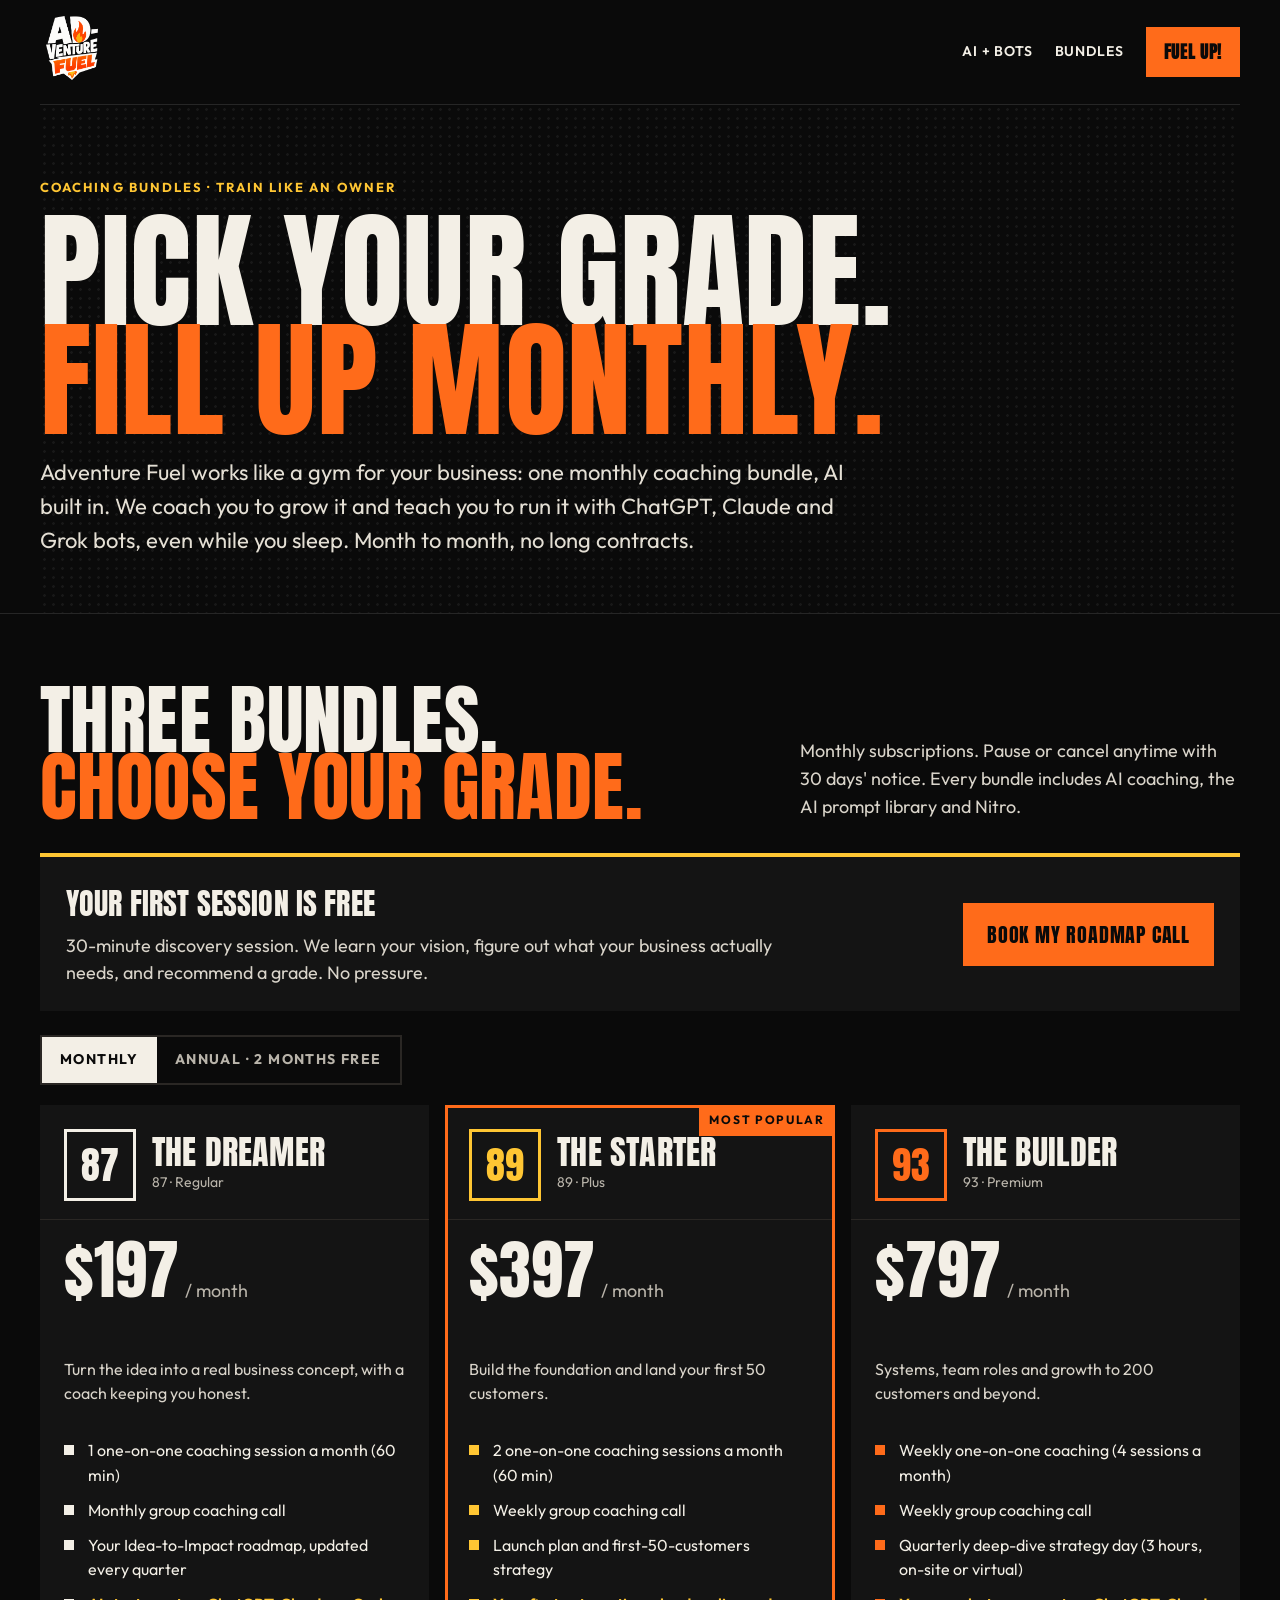
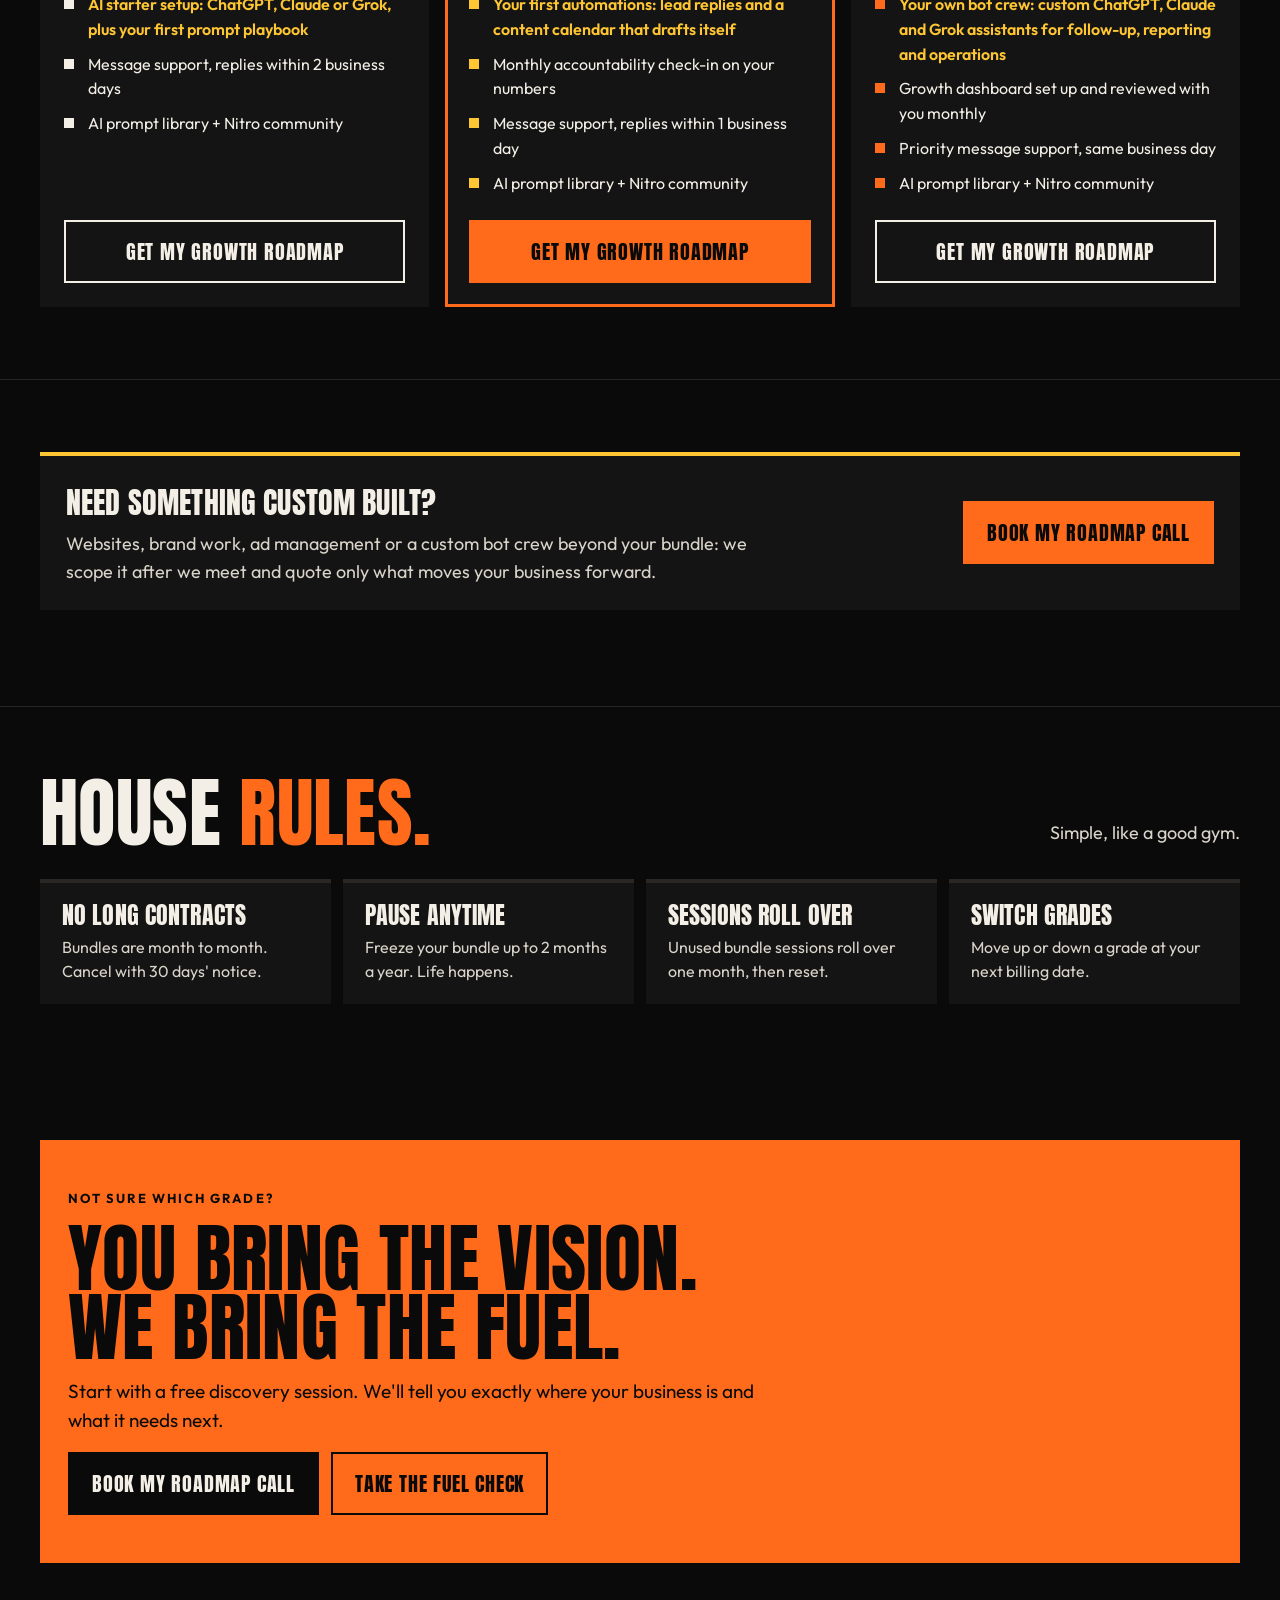
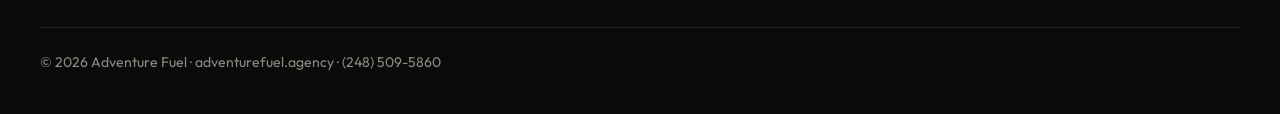
<file: pricing/index.html>
<!doctype html>
<html lang="en">
<head>
<meta charset="utf-8">
<meta name="viewport" content="width=device-width, initial-scale=1, viewport-fit=cover">
<title>Coaching Bundles | Adventure Fuel</title>
<meta name="description" content="Three monthly coaching bundles from Adventure Fuel, with AI built in: 87 The Dreamer, 89 The Starter, 93 The Builder. Learn to run your business with ChatGPT, Claude and Grok bots.">
<meta name="robots" content="noindex">
<meta name="theme-color" content="#0A0A0A">
<link rel="icon" type="image/png" sizes="32x32" href="/assets/icons/favicon-32.png">
<link rel="apple-touch-icon" href="/assets/icons/apple-touch-icon.png">
<link rel="preconnect" href="https://fonts.googleapis.com">
<link rel="preconnect" href="https://fonts.gstatic.com" crossorigin>
<link rel="stylesheet" href="https://fonts.googleapis.com/css2?family=Anton&family=Outfit:wght@400;500;600;700&display=swap">
<style>
:root{--ink:#0A0A0A;--panel:#141414;--panel2:#1E1C19;--line:#2A2724;--cream:#F3EFE6;--muted:#B9B4AA;--soft:#D9D4CA;--orange:#FF6B1A;--gold:#FFC633;
--display:'Anton','Impact','Arial Narrow',sans-serif;--body:'Outfit','Avenir Next','Segoe UI',system-ui,sans-serif;color-scheme:dark}
*{box-sizing:border-box}
html{background:var(--ink);scroll-behavior:smooth}
@media (prefers-reduced-motion:reduce){html{scroll-behavior:auto}}
body{margin:0;background:var(--ink);color:var(--cream);font-family:var(--body);font-size:18px;line-height:1.55;-webkit-font-smoothing:antialiased}
[hidden]{display:none!important}
a{color:var(--cream)}a:hover{color:var(--orange)}
:focus-visible{outline:3px solid var(--gold);outline-offset:3px}
.wrap{max-width:1240px;margin:0 auto;padding-inline:20px}
h1,h2,h3{font-family:var(--display);font-weight:400;text-transform:uppercase;margin:0;letter-spacing:.005em;text-wrap:balance}
.eyebrow{font-size:13px;font-weight:700;letter-spacing:.16em;text-transform:uppercase;color:var(--gold)}
.top{display:flex;align-items:center;justify-content:space-between;gap:16px;padding-block:16px;border-bottom:1px solid #262626}
.top img{width:64px;height:64px;object-fit:contain}
.top nav{display:flex;align-items:center;gap:22px;flex-wrap:wrap;font-weight:600;font-size:14px;letter-spacing:.06em;text-transform:uppercase}
.top nav a{text-decoration:none}
.btn{display:inline-flex;align-items:center;justify-content:center;text-decoration:none;font-family:var(--display);letter-spacing:.04em;text-transform:uppercase;font-size:20px;padding:16px 24px;min-height:52px}
.btn-o{background:var(--orange);color:var(--ink)}.btn-o:hover{background:#E85A0C;color:var(--ink)}
.btn-l{box-shadow:inset 0 0 0 2px var(--cream);color:var(--cream)}.btn-l:hover{box-shadow:inset 0 0 0 2px var(--orange);color:var(--orange)}
.btn-d{background:var(--ink);color:var(--cream)}
.hero{position:relative;padding-block:72px 56px;display:flex;flex-direction:column;gap:20px;background-image:radial-gradient(rgba(255,255,255,.06) 1px,transparent 1.6px);background-size:9px 9px;overflow:hidden}
.hero h1{font-size:clamp(56px,10vw,140px);line-height:.85}
.hero h1 span{color:var(--orange)}
.lead{font-size:clamp(18px,2vw,22px);color:#E4DFD4;max-width:60ch;margin:0}
.ways{display:grid;grid-template-columns:repeat(auto-fit,minmax(220px,1fr));gap:12px;margin-top:10px}
.ways a{display:flex;flex-direction:column;gap:4px;text-decoration:none;background:var(--panel);padding:18px 20px;border-top:4px solid var(--orange)}
.ways a:nth-child(2){border-color:var(--gold)}.ways a:nth-child(3){border-color:var(--cream)}
.ways b{font-family:var(--display);font-weight:400;font-size:26px;text-transform:uppercase;line-height:1}
.ways span{font-size:15px;color:var(--soft)}
section{padding-block:72px;border-top:1px solid #262626}
.head{display:flex;flex-wrap:wrap;justify-content:space-between;align-items:flex-end;gap:20px;margin-bottom:32px}
.head h2{font-size:clamp(44px,6vw,88px);line-height:.88}
.head h2 span{color:var(--orange)}
.head p{margin:0;max-width:440px;color:var(--soft)}
.free{display:flex;flex-wrap:wrap;justify-content:space-between;align-items:center;gap:20px;background:var(--panel);padding:24px 26px;border-left:0;border-top:4px solid var(--gold);margin-bottom:24px}
.free h3{font-size:30px}
.free p{margin:4px 0 0;color:var(--soft);max-width:60ch}
/* tiers */
.tiers{display:grid;grid-template-columns:repeat(auto-fit,minmax(280px,1fr));gap:16px;align-items:stretch}
.tier{background:var(--panel);display:flex;flex-direction:column;position:relative}
.tier.pop{outline:3px solid var(--orange);outline-offset:-3px}
.flag{position:absolute;top:0;right:0;background:var(--orange);color:var(--ink);font-weight:700;font-size:12px;letter-spacing:.14em;text-transform:uppercase;padding:6px 10px}
.pump{display:flex;align-items:center;gap:16px;padding:24px 24px 18px;border-bottom:1px solid var(--line)}
.oct{width:72px;height:72px;flex:none;display:grid;place-items:center;font-family:var(--display);font-size:38px;line-height:1;border:3px solid currentColor}
.t87 .oct{color:var(--cream)}.t89 .oct{color:var(--gold)}.t93 .oct{color:var(--orange)}
.pump h3{font-size:34px;line-height:.95}
.pump small{display:block;font-size:14px;color:var(--muted);font-family:var(--body);text-transform:none;letter-spacing:0;margin-top:4px}
.price{padding:18px 24px 6px;display:flex;align-items:baseline;gap:6px}
.price b{font-family:var(--display);font-weight:400;font-size:64px;line-height:1;font-variant-numeric:tabular-nums}
.price span{color:var(--muted)}
.annual{padding:0 24px;font-size:14px;color:var(--gold);font-weight:600;min-height:1.4em}
.for{padding:10px 24px 0;color:var(--soft);font-size:16px}
.tier ul{list-style:none;margin:0;padding:16px 24px 8px;display:grid;gap:10px;font-size:16px}
.tier li{display:grid;grid-template-columns:14px minmax(0,1fr);gap:10px;align-items:baseline}
.tier li::before{content:"";width:10px;height:10px;background:var(--orange);transform:translateY(-1px)}
.t87 li::before{background:var(--cream)}.t89 li::before{background:var(--gold)}
.tier .go{margin:auto 24px 24px;padding-top:16px}
.tier .go .btn{width:100%}
.toggle{display:inline-flex;border:2px solid var(--line);margin-bottom:20px}
.toggle button{appearance:none;border:0;background:transparent;color:var(--muted);font:inherit;font-weight:700;font-size:14px;letter-spacing:.1em;text-transform:uppercase;padding:12px 18px;min-height:44px;cursor:pointer}
.toggle button[aria-pressed="true"]{background:var(--cream);color:var(--ink)}
/* sessions */
.packs{display:grid;grid-template-columns:repeat(auto-fit,minmax(230px,1fr));gap:2px;background:var(--ink);border:2px solid var(--cream)}
.pack{background:var(--cream);color:var(--ink);padding:26px 24px;display:flex;flex-direction:column;gap:8px}
.pack h3{font-size:30px;line-height:1}
.pack .p{font-family:var(--display);font-size:52px;line-height:1;font-variant-numeric:tabular-nums}
.pack .per{font-weight:700;color:#8A4A12;font-size:15px}
.pack p{margin:0;color:#3A3732;font-size:16px}
.light{background:var(--cream);color:var(--ink)}
.light .head p{color:#3A3732}
.light .eyebrow{color:#8A4A12}
/* services */
.svc{overflow-x:auto;border-top:6px solid var(--orange)}
table{width:100%;min-width:620px;border-collapse:collapse;font-size:17px}
th,td{text-align:left;padding:18px 16px;vertical-align:top}
thead th{font-size:13px;letter-spacing:.14em;text-transform:uppercase;color:var(--muted);font-weight:700}
tbody tr{border-top:1px solid var(--line)}
tbody th{font-family:var(--display);font-weight:400;font-size:24px;line-height:1.05;text-transform:uppercase}
td.num{white-space:nowrap;font-weight:700;font-variant-numeric:tabular-nums}
td.d{color:var(--soft)}
.note{margin:18px 0 0;color:var(--muted);font-size:15px;max-width:72ch}
/* rules */
.rules{display:grid;grid-template-columns:repeat(auto-fit,minmax(240px,1fr));gap:12px}
.rule{background:var(--panel);padding:20px 22px;border-top:4px solid var(--line)}
.rule h3{font-size:24px;line-height:1;margin-bottom:8px}
.rule p{margin:0;color:var(--soft);font-size:16px}
.cta{background:var(--orange);color:var(--ink);padding:48px 28px;display:flex;flex-direction:column;gap:16px;margin-block:64px}
.cta h2{font-size:clamp(40px,6vw,76px);line-height:.9}
.cta p{margin:0;font-size:19px;max-width:58ch}
.cta .row{display:flex;flex-wrap:wrap;gap:12px}
footer{border-top:1px solid #262626;padding-block:24px 40px;font-size:14px;color:#8F8A80}
@media (max-width:720px){.top nav .nl{display:none}}
.tier li.ai{color:var(--gold);font-weight:600}

/* mobile menu */
.mm-btn{display:none;width:48px;height:48px;padding:0;border:2px solid #F3EFE6;background:transparent;color:#F3EFE6;cursor:pointer;align-items:center;justify-content:center;border-radius:0;flex:none}
.mm-btn span,.mm-btn span::before,.mm-btn span::after{display:block;width:24px;height:3px;background:currentColor;position:relative}
.mm-btn span::before,.mm-btn span::after{content:"";position:absolute;left:0}
.mm-btn span::before{top:-8px}.mm-btn span::after{top:8px}
.mm{position:fixed;inset:0;z-index:1000;background:#0A0A0A;color:#F3EFE6;font-family:'Outfit',system-ui,sans-serif;display:flex;flex-direction:column;padding:max(16px,env(safe-area-inset-top)) 24px max(24px,env(safe-area-inset-bottom));overflow-y:auto;opacity:0;visibility:hidden;transform:translateY(-12px);transition:opacity .22s ease,transform .22s ease,visibility 0s linear .22s}
.mm.open{opacity:1;visibility:visible;transform:none;transition:opacity .22s ease,transform .22s ease}
.mm::before{content:"";position:absolute;left:0;top:0;bottom:0;width:8px;background:linear-gradient(#FF6B1A,#FFC633)}
.mm-top{display:flex;align-items:center;justify-content:space-between;gap:16px}
.mm-top img{width:64px;height:64px;object-fit:contain}
.mm-x{width:48px;height:48px;border:2px solid #FF6B1A;background:transparent;color:#FF6B1A;font-size:34px;line-height:1;cursor:pointer;border-radius:0;font-family:'Anton',Impact,'Arial Narrow Bold',sans-serif}
.mm-links{list-style:none;margin:28px 0 0;padding:0;display:flex;flex-direction:column}
.mm-links a{display:flex;align-items:baseline;gap:14px;padding:14px 0;border-bottom:1px solid #2E2A26;text-decoration:none;color:#F3EFE6;font-family:'Anton',Impact,'Arial Narrow Bold',sans-serif;font-weight:400;text-transform:uppercase;font-size:clamp(34px,9vw,52px);line-height:1}
.mm-links a small{font-family:'Outfit',sans-serif;font-size:13px;font-weight:700;letter-spacing:.12em;color:#FF6B1A;min-width:26px}
.mm-links a:hover,.mm-links a:focus-visible{color:#FFC633}
.mm-cta{margin-top:auto;padding-top:28px;display:grid;gap:12px}
.mm-cta a{display:flex;align-items:center;justify-content:center;min-height:58px;text-decoration:none;font-family:'Anton',Impact,'Arial Narrow Bold',sans-serif;text-transform:uppercase;font-size:22px;letter-spacing:.04em}
.mm-cta .a1{background:#FF6B1A;color:#0A0A0A}.mm-cta .a2{border:2px solid #F3EFE6;color:#F3EFE6}
.mm-tag{margin:14px 0 0;font-size:14px;color:#A8A29A;text-align:center}
body.mm-lock{overflow:hidden}
@media (max-width:860px){.nl{display:none!important}.mm-btn{display:inline-flex}}
@media (min-width:861px){.mm{display:none}}
@media (prefers-reduced-motion:reduce){.mm,.mm.open{transition:none;transform:none}}
</style>
</head>
<body>
<div class="wrap">
  <header class="top">
    <a href="/" aria-label="Adventure Fuel home"><img src="/assets/af-logo.png" alt="Adventure Fuel"></a>
    <nav aria-label="Pricing sections">
      <a class="nl" href="/#ai">AI + Bots</a>
      <a class="nl" href="#memberships">Bundles</a>
      <a class="btn btn-o" href="/fuel-check/#meet" style="font-size:17px;padding:12px 18px;min-height:44px">Fuel Up!</a>
      <button class="mm-btn" type="button" id="mmBtn" aria-label="Open menu" aria-controls="mm" aria-expanded="false"><span></span></button>
    </nav>
  </header>

  <div class="hero">
    <span class="eyebrow">Coaching bundles · Train like an owner</span>
    <h1>Pick your grade.<br><span>Fill up monthly.</span></h1>
    <p class="lead">Adventure Fuel works like a gym for your business: one monthly coaching bundle, AI built in. We coach you to grow it and teach you to run it with ChatGPT, Claude and Grok bots, even while you sleep. Month to month, no long contracts.</p>
  </div>
</div>

<section id="memberships">
  <div class="wrap">
    <div class="head">
      <h2>Three bundles.<br><span>Choose your grade.</span></h2>
      <p>Monthly subscriptions. Pause or cancel anytime with 30 days' notice. Every bundle includes AI coaching, the AI prompt library and Nitro.</p>
    </div>
    <div class="free">
      <div><h3>Your first session is free</h3><p>30-minute discovery session. We learn your vision, figure out what your business actually needs, and recommend a grade. No pressure.</p></div>
      <a class="btn btn-o" href="/fuel-check/#meet">Book My Roadmap Call</a>
    </div>
    <div class="toggle" role="group" aria-label="Billing">
      <button type="button" id="bm" aria-pressed="true">Monthly</button>
      <button type="button" id="ba" aria-pressed="false">Annual · 2 months free</button>
    </div>
    <div class="tiers">
      <article class="tier t87">
        <div class="pump"><div class="oct" aria-hidden="true">87</div><div><h3>The Dreamer</h3><small>87 · Regular</small></div></div>
        <div class="price"><b data-m="197" data-a="164">$197</b><span>/ month</span></div>
        <div class="annual" data-annual="$1,970 billed yearly"></div>
        <p class="for">Turn the idea into a real business concept, with a coach keeping you honest.</p>
        <ul>
          <li>1 one-on-one coaching session a month (60 min)</li>
          <li>Monthly group coaching call</li>
          <li>Your Idea-to-Impact roadmap, updated every quarter</li>
          <li class="ai">AI starter setup: ChatGPT, Claude or Grok, plus your first prompt playbook</li>
          <li>Message support, replies within 2 business days</li>
          <li>AI prompt library + Nitro community</li>
        </ul>
        <div class="go"><a class="btn btn-l" href="/fuel-check/#meet">Get My Growth Roadmap</a></div>
      </article>
      <article class="tier t89 pop">
        <span class="flag">Most popular</span>
        <div class="pump"><div class="oct" aria-hidden="true">89</div><div><h3>The Starter</h3><small>89 · Plus</small></div></div>
        <div class="price"><b data-m="397" data-a="331">$397</b><span>/ month</span></div>
        <div class="annual" data-annual="$3,970 billed yearly"></div>
        <p class="for">Build the foundation and land your first 50 customers.</p>
        <ul>
          <li>2 one-on-one coaching sessions a month (60 min)</li>
          <li>Weekly group coaching call</li>
          <li>Launch plan and first-50-customers strategy</li>
          <li class="ai">Your first automations: lead replies and a content calendar that drafts itself</li>
          <li>Monthly accountability check-in on your numbers</li>
          <li>Message support, replies within 1 business day</li>
          <li>AI prompt library + Nitro community</li>
        </ul>
        <div class="go"><a class="btn btn-o" href="/fuel-check/#meet">Get My Growth Roadmap</a></div>
      </article>
      <article class="tier t93">
        <div class="pump"><div class="oct" aria-hidden="true">93</div><div><h3>The Builder</h3><small>93 · Premium</small></div></div>
        <div class="price"><b data-m="797" data-a="664">$797</b><span>/ month</span></div>
        <div class="annual" data-annual="$7,970 billed yearly"></div>
        <p class="for">Systems, team roles and growth to 200 customers and beyond.</p>
        <ul>
          <li>Weekly one-on-one coaching (4 sessions a month)</li>
          <li>Weekly group coaching call</li>
          <li>Quarterly deep-dive strategy day (3 hours, on-site or virtual)</li>
          <li class="ai">Your own bot crew: custom ChatGPT, Claude and Grok assistants for follow-up, reporting and operations</li>
          <li>Growth dashboard set up and reviewed with you monthly</li>
          <li>Priority message support, same business day</li>
          <li>AI prompt library + Nitro community</li>
        </ul>
        <div class="go"><a class="btn btn-l" href="/fuel-check/#meet">Get My Growth Roadmap</a></div>
      </article>
    </div>
  </div>
</section>

<section aria-label="Custom builds">
  <div class="wrap">
    <div class="free" style="margin-top:0">
      <div><h3>Need something custom built?</h3><p>Websites, brand work, ad management or a custom bot crew beyond your bundle: we scope it after we meet and quote only what moves your business forward.</p></div>
      <a class="btn btn-o" href="/fuel-check/#meet">Book My Roadmap Call</a>
    </div>
  </div>
</section>

<section aria-labelledby="rules">
  <div class="wrap">
    <div class="head"><h2 id="rules">House <span>rules.</span></h2><p>Simple, like a good gym.</p></div>
    <div class="rules">
      <div class="rule"><h3>No long contracts</h3><p>Bundles are month to month. Cancel with 30 days' notice.</p></div>
      <div class="rule"><h3>Pause anytime</h3><p>Freeze your bundle up to 2 months a year. Life happens.</p></div>
      <div class="rule"><h3>Sessions roll over</h3><p>Unused bundle sessions roll over one month, then reset.</p></div>
      <div class="rule"><h3>Switch grades</h3><p>Move up or down a grade at your next billing date.</p></div>
    </div>
  </div>
</section>

<div class="wrap">
  <div class="cta">
    <span class="eyebrow" style="color:var(--ink)">Not sure which grade?</span>
    <h2>You bring the vision. We bring the fuel.</h2>
    <p>Start with a free discovery session. We'll tell you exactly where your business is and what it needs next.</p>
    <div class="row"><a class="btn btn-d" href="/fuel-check/#meet">Book My Roadmap Call</a><a class="btn btn-l" href="/fuel-check/" style="box-shadow:inset 0 0 0 2px var(--ink);color:var(--ink)">Take the Fuel Check</a></div>
  </div>
  <footer>© 2026 Adventure Fuel · adventurefuel.agency · (248) 509-5860</footer>
</div>

<script src="/assets/js/config.js"></script>
<script src="/assets/js/site.js" defer></script>
<script>
(function(){
  var bm=document.getElementById('bm'), ba=document.getElementById('ba');
  function set(annual){
    bm.setAttribute('aria-pressed',String(!annual)); ba.setAttribute('aria-pressed',String(annual));
    document.querySelectorAll('.price b').forEach(function(b){ b.textContent='$'+(annual?b.dataset.a:b.dataset.m); });
    document.querySelectorAll('.annual').forEach(function(a){ a.textContent=annual?a.dataset.annual:''; });
  }
  bm.addEventListener('click',function(){set(false)}); ba.addEventListener('click',function(){set(true)});
})();
</script>

<div class="mm" id="mm" role="dialog" aria-modal="true" aria-label="Menu" aria-hidden="true">
<div class="mm-top"><a href="/" aria-label="Adventure Fuel home"><img src="/assets/af-logo.png" alt="Adventure Fuel"></a><button class="mm-x" type="button" id="mmClose" aria-label="Close menu">&times;</button></div>
<ul class="mm-links"><li><a href="/#ai"><small>01</small>AI + Bots</a></li><li><a href="/#bundles"><small>02</small>Bundles</a></li><li><a href="/#formula"><small>03</small>The Formula</a></li><li><a href="/#nitro"><small>04</small>Nitro</a></li><li><a href="/pricing/"><small>05</small>Pricing</a></li><li><a href="/fuel-check/"><small>06</small>Fuel Check App</a></li></ul>
<div class="mm-cta"><a class="a1" href="/fuel-check/#meet" data-track="cta_click" data-label="menu_fuel_up">Fuel Up!</a><a class="a2" href="/fuel-check/">Take the Fuel Check</a></div>
<p class="mm-tag">You bring the vision. We bring the fuel.</p>
</div>
<script>
(function(){var m=document.getElementById('mm'),b=document.getElementById('mmBtn'),x=document.getElementById('mmClose');if(!m||!b)return;
function set(o){m.classList.toggle('open',o);m.setAttribute('aria-hidden',o?'false':'true');b.setAttribute('aria-expanded',o?'true':'false');document.body.classList.toggle('mm-lock',o);if(o){x.focus()}else{b.focus({preventScroll:true})}}
b.addEventListener('click',function(){set(true)});x.addEventListener('click',function(){set(false)});
m.addEventListener('click',function(e){if(e.target.closest('a'))set(false)});
document.addEventListener('keydown',function(e){if(e.key==='Escape'&&m.classList.contains('open'))set(false)});
window.addEventListener('resize',function(){if(window.innerWidth>860&&m.classList.contains('open'))set(false)});})();
</script>
</body>
</html>
</file>
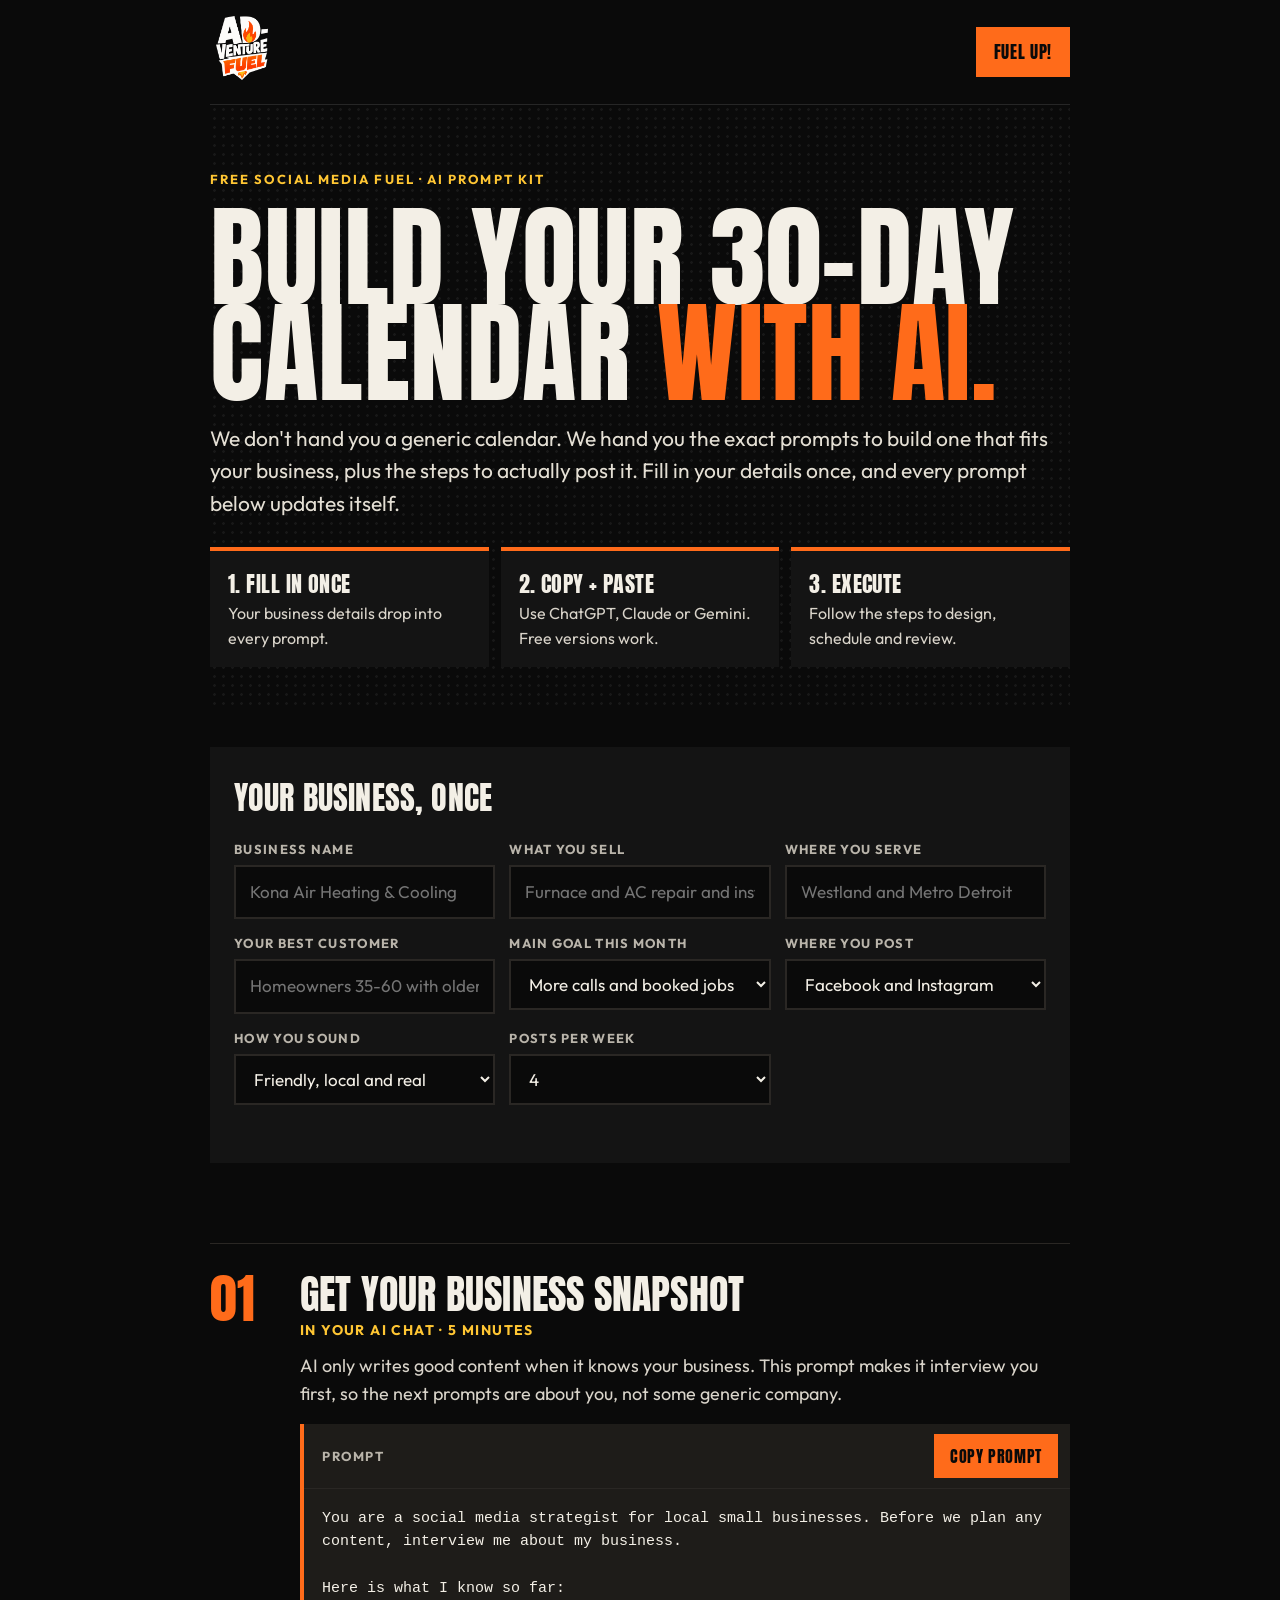
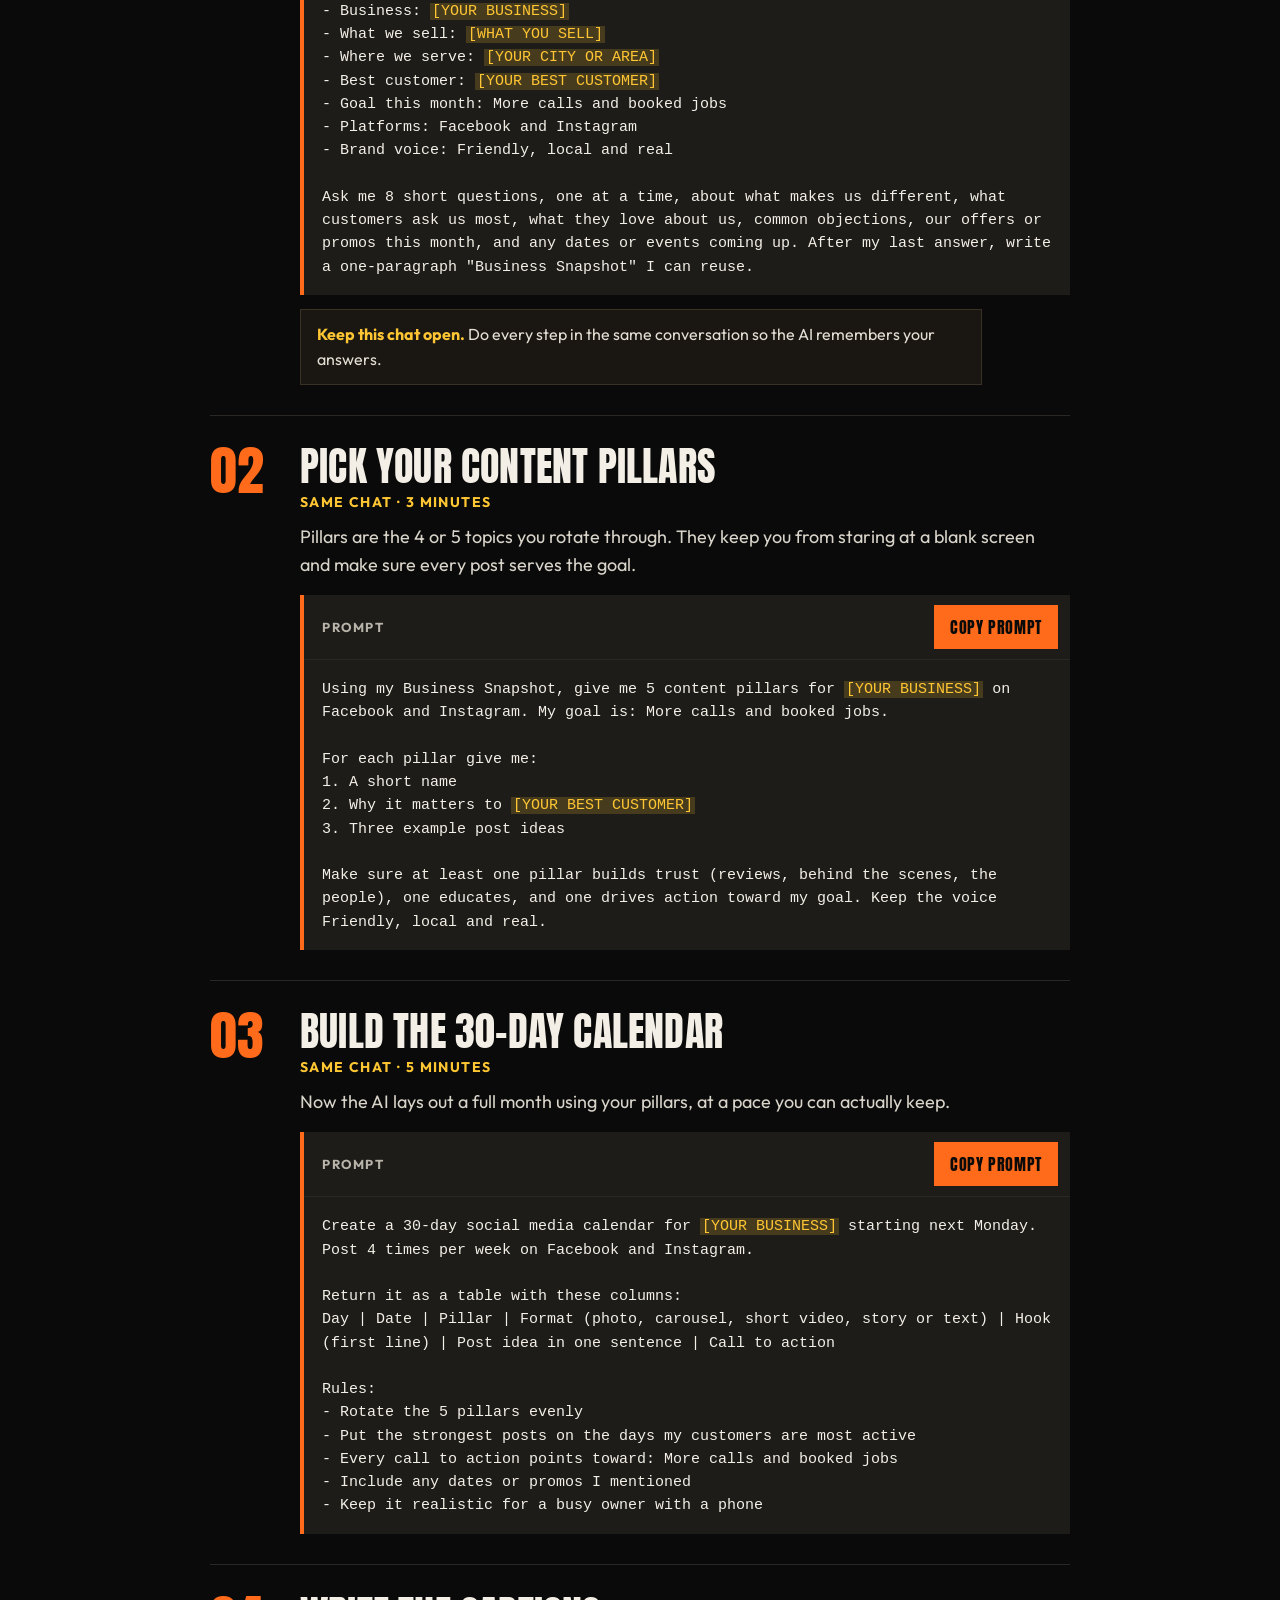
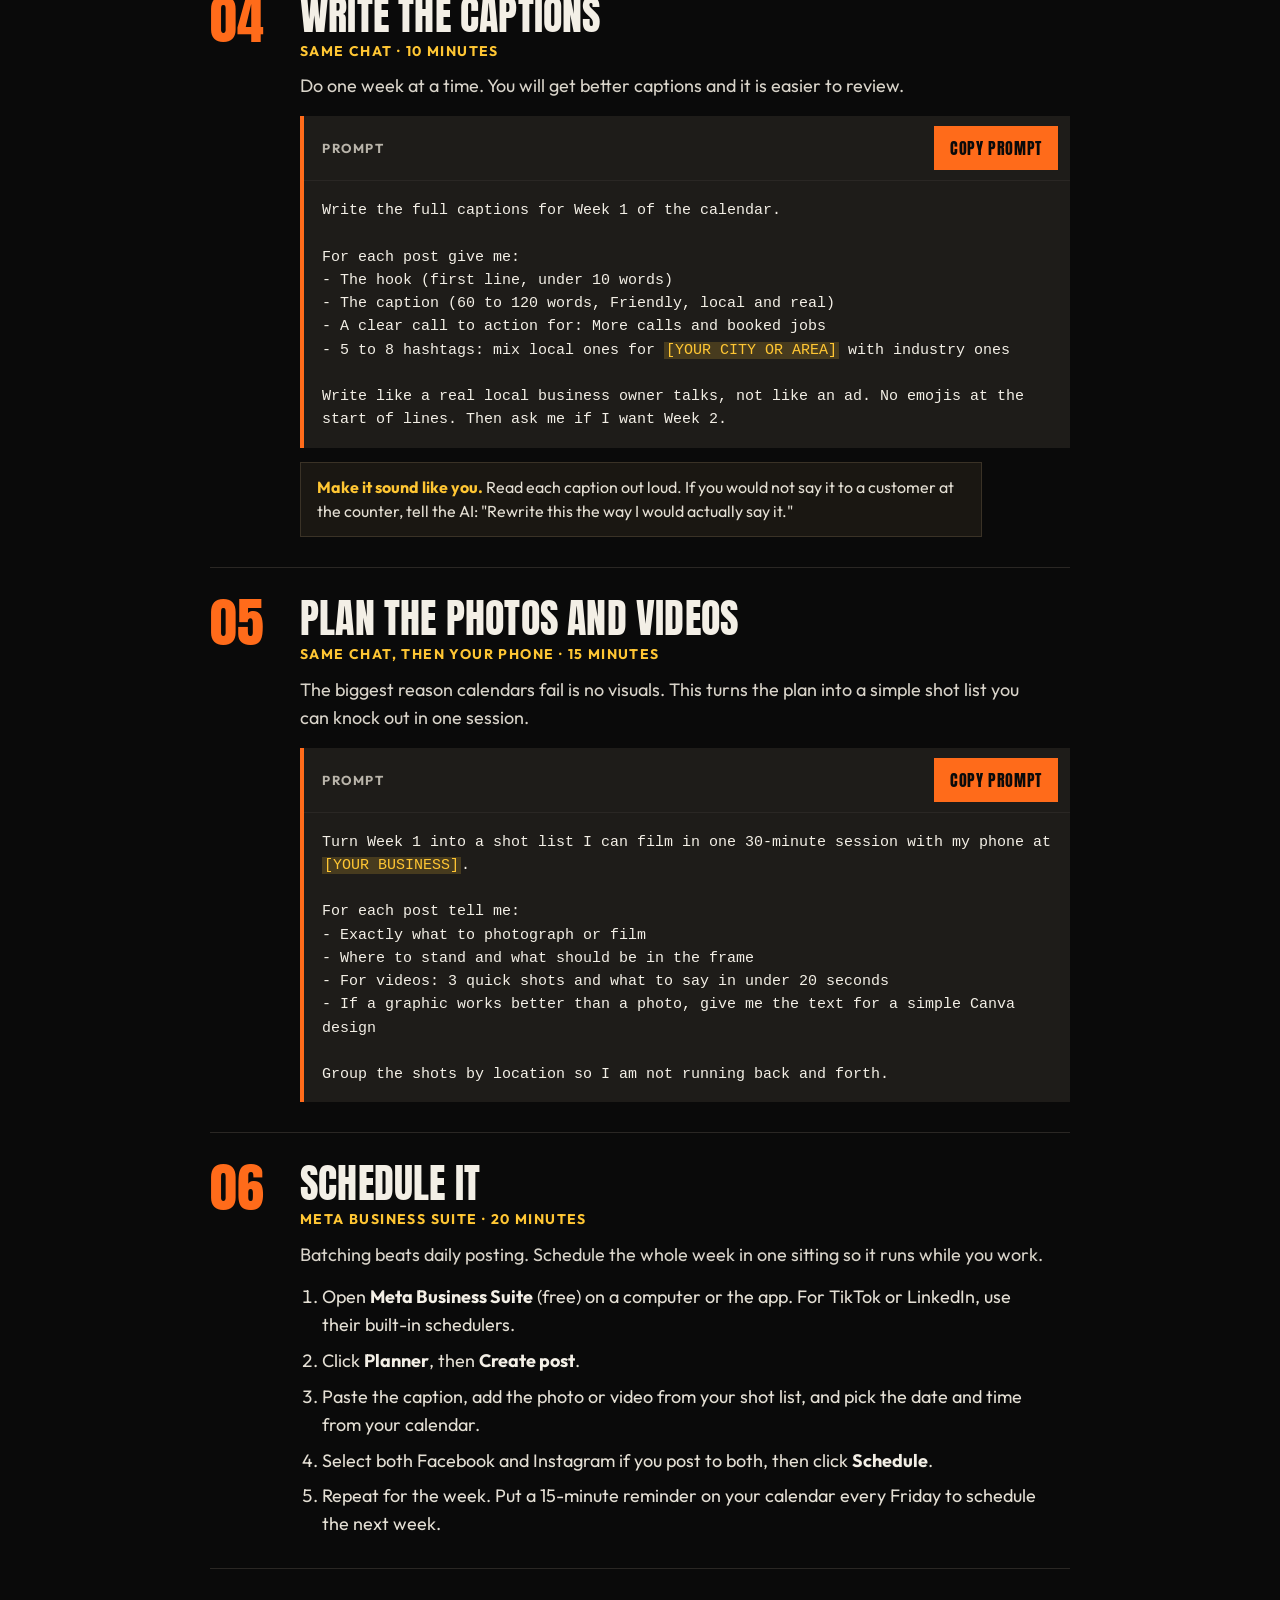
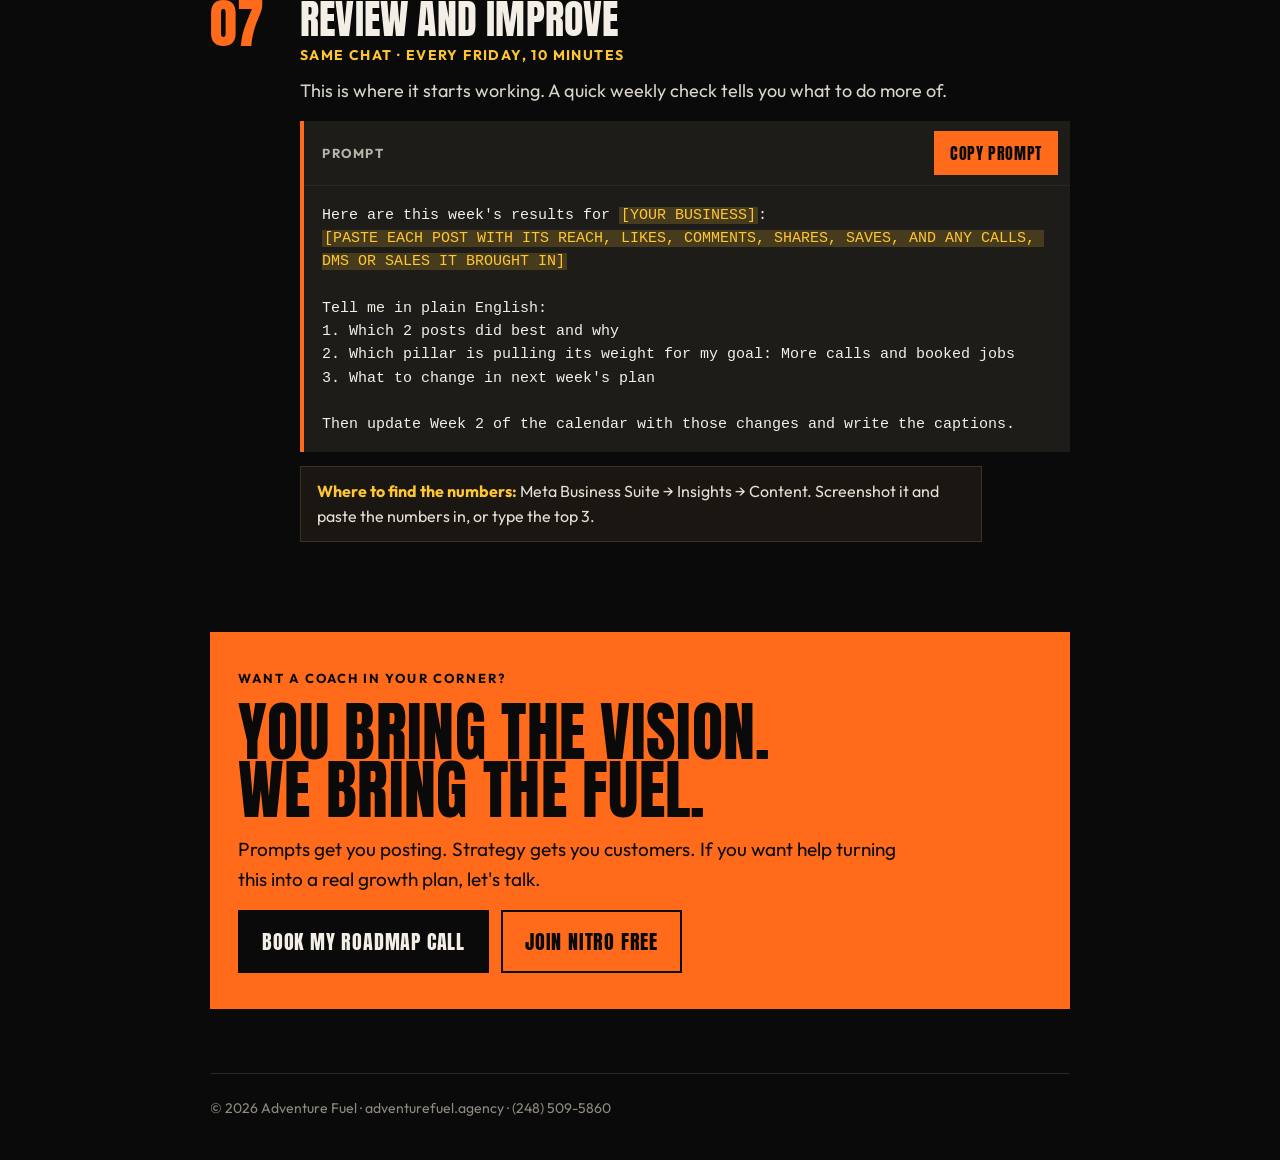
<file: social-fuel/index.html>
<!doctype html>
<html lang="en">
<head>
<meta charset="utf-8">
<meta name="viewport" content="width=device-width, initial-scale=1, viewport-fit=cover">
<title>Social Media Fuel | Adventure Fuel</title>
<meta name="description" content="Free from Adventure Fuel: step-by-step AI prompts that build your 30-day social media calendar with you, plus the exact steps to post it.">
<meta name="robots" content="noindex">
<meta name="theme-color" content="#0A0A0A">
<link rel="icon" type="image/png" sizes="32x32" href="/assets/icons/favicon-32.png">
<link rel="apple-touch-icon" href="/assets/icons/apple-touch-icon.png">
<link rel="preconnect" href="https://fonts.googleapis.com">
<link rel="preconnect" href="https://fonts.gstatic.com" crossorigin>
<link rel="stylesheet" href="https://fonts.googleapis.com/css2?family=Anton&family=Outfit:wght@400;500;600;700&display=swap">
<style>
:root{--ink:#0A0A0A;--panel:#141414;--panel2:#1E1C19;--line:#2A2724;--cream:#F3EFE6;--muted:#B9B4AA;--orange:#FF6B1A;--gold:#FFC633;
--display:'Anton','Impact','Arial Narrow',sans-serif;--body:'Outfit','Avenir Next','Segoe UI',system-ui,sans-serif;--mono:ui-monospace,'SFMono-Regular',Menlo,Consolas,monospace;color-scheme:dark}
*{box-sizing:border-box}
html{background:var(--ink)}
body{margin:0;background:var(--ink);color:var(--cream);font-family:var(--body);font-size:18px;line-height:1.55;-webkit-font-smoothing:antialiased}
[hidden]{display:none!important}
a{color:var(--cream)}a:hover{color:var(--orange)}
:focus-visible{outline:3px solid var(--gold);outline-offset:3px}
.wrap{max-width:900px;margin:0 auto;padding-inline:20px}
h1,h2,h3{font-family:var(--display);font-weight:400;text-transform:uppercase;margin:0;letter-spacing:.005em;text-wrap:balance}
.eyebrow{font-size:13px;font-weight:700;letter-spacing:.16em;text-transform:uppercase;color:var(--gold)}
.top{display:flex;align-items:center;justify-content:space-between;gap:16px;padding-block:16px;border-bottom:1px solid #262626}
.top img{width:64px;height:64px;object-fit:contain}
.top a.cta{text-decoration:none;background:var(--orange);color:var(--ink);padding:12px 18px;font-family:var(--display);font-size:17px;letter-spacing:.04em;text-transform:uppercase}
.hero{padding-block:64px 40px;display:flex;flex-direction:column;gap:20px;background-image:radial-gradient(rgba(255,255,255,.06) 1px,transparent 1.6px);background-size:9px 9px}
.hero h1{font-size:clamp(54px,10vw,112px);line-height:.86}
.hero h1 span{color:var(--orange)}
.lead{font-size:clamp(18px,2vw,21px);color:#E4DFD4;max-width:60ch;margin:0}
.how{display:grid;grid-template-columns:repeat(auto-fit,minmax(200px,1fr));gap:12px;margin-top:8px}
.how div{background:var(--panel);padding:16px 18px;border-top:4px solid var(--orange);font-size:16px;color:#D9D4CA}
.how b{display:block;font-family:var(--display);font-weight:400;font-size:22px;text-transform:uppercase;color:var(--cream);letter-spacing:.02em}
section{padding-block:40px}
.card{background:var(--panel);padding:26px 24px;display:flex;flex-direction:column;gap:16px}
.fields{display:grid;grid-template-columns:repeat(auto-fit,minmax(240px,1fr));gap:14px}
.f{display:flex;flex-direction:column;gap:6px;min-width:0}
.f label{font-size:13px;font-weight:700;letter-spacing:.1em;text-transform:uppercase;color:var(--muted)}
.f input,.f select{background:var(--ink);border:2px solid var(--line);color:var(--cream);font:inherit;font-size:17px;padding:12px 14px;min-height:50px;border-radius:0;width:100%}
.f input:focus,.f select:focus{border-color:var(--orange);outline:none}
.saved{font-size:14px;color:var(--gold);font-weight:600;min-height:1.2em;margin:0}
.step{display:grid;grid-template-columns:72px minmax(0,1fr);gap:18px;padding-block:30px;border-top:1px solid var(--line)}
.num{font-family:var(--display);font-size:54px;line-height:.9;color:var(--orange)}
.step h2{font-size:clamp(28px,4vw,40px);line-height:1}
.step .where{font-size:14px;font-weight:700;letter-spacing:.1em;text-transform:uppercase;color:var(--gold);margin:6px 0 0}
.step p{margin:10px 0 0;color:#D9D4CA;max-width:62ch}
.prompt{margin-top:16px;background:var(--panel2);border-left:4px solid var(--orange);position:relative}
.prompt pre{margin:0;padding:18px 18px 16px;white-space:pre-wrap;overflow-wrap:anywhere;font-family:var(--mono);font-size:15px;line-height:1.55;color:var(--cream)}
.prompt pre mark{background:rgba(255,198,51,.18);color:var(--gold);padding:0 2px}
.bar{display:flex;justify-content:space-between;align-items:center;gap:12px;padding:10px 12px 10px 18px;border-bottom:1px solid var(--line);font-size:13px;font-weight:700;letter-spacing:.12em;text-transform:uppercase;color:var(--muted)}
.copy{appearance:none;border:0;background:var(--orange);color:var(--ink);font-family:var(--display);font-size:16px;letter-spacing:.04em;text-transform:uppercase;padding:10px 16px;min-height:44px;cursor:pointer}
.copy.done{background:var(--gold)}
ol.do{margin:14px 0 0;padding-left:22px;display:grid;gap:8px;color:#E4DFD4;max-width:62ch}
ol.do b{color:var(--cream)}
.tip{margin-top:14px;padding:12px 16px;background:#1A1712;border:1px solid #3A3226;font-size:16px;color:#E4DFD4;max-width:62ch}
.tip b{color:var(--gold)}
.end{margin-block:20px 64px;background:var(--orange);color:var(--ink);padding:36px 28px;display:flex;flex-direction:column;gap:16px}
.end h2{font-size:clamp(36px,6vw,64px);line-height:.9}
.end p{margin:0;font-size:19px;max-width:56ch}
.end .row{display:flex;flex-wrap:wrap;gap:12px}
.end a{text-decoration:none;font-family:var(--display);font-size:20px;letter-spacing:.04em;text-transform:uppercase;padding:16px 24px}
.end a.dark{background:var(--ink);color:var(--cream)}
.end a.line{box-shadow:inset 0 0 0 2px var(--ink);color:var(--ink)}
footer{border-top:1px solid #262626;padding-block:24px 40px;font-size:14px;color:#8F8A80}
@media (max-width:560px){.step{grid-template-columns:1fr;gap:6px}.num{font-size:44px}}
</style>
</head>
<body>
<div class="wrap">
  <header class="top">
    <a href="/" aria-label="Adventure Fuel home"><img src="/assets/af-logo.png" alt="Adventure Fuel"></a>
    <a class="cta" href="/fuel-check/#meet">Fuel Up!</a>
  </header>

  <div class="hero">
    <span class="eyebrow">Free Social Media Fuel · AI prompt kit</span>
    <h1>Build your 30-day calendar <span>with AI.</span></h1>
    <p class="lead">We don't hand you a generic calendar. We hand you the exact prompts to build one that fits your business, plus the steps to actually post it. Fill in your details once, and every prompt below updates itself.</p>
    <div class="how">
      <div><b>1. Fill in once</b>Your business details drop into every prompt.</div>
      <div><b>2. Copy + paste</b>Use ChatGPT, Claude or Gemini. Free versions work.</div>
      <div><b>3. Execute</b>Follow the steps to design, schedule and review.</div>
    </div>
  </div>

  <section aria-labelledby="you">
    <div class="card">
      <h2 id="you" style="font-size:32px">Your business, once</h2>
      <div class="fields">
        <div class="f"><label for="biz">Business name</label><input id="biz" autocomplete="organization" placeholder="Kona Air Heating &amp; Cooling"></div>
        <div class="f"><label for="what">What you sell</label><input id="what" placeholder="Furnace and AC repair and installs"></div>
        <div class="f"><label for="where">Where you serve</label><input id="where" placeholder="Westland and Metro Detroit"></div>
        <div class="f"><label for="who">Your best customer</label><input id="who" placeholder="Homeowners 35-60 with older systems"></div>
        <div class="f"><label for="goal">Main goal this month</label>
          <select id="goal"><option>More calls and booked jobs</option><option>More walk-ins and store visits</option><option>More online sales</option><option>More appointments booked</option><option>More followers who trust us</option><option>Launch a new product or service</option></select></div>
        <div class="f"><label for="plat">Where you post</label>
          <select id="plat"><option>Facebook and Instagram</option><option>Instagram</option><option>Facebook</option><option>TikTok and Instagram</option><option>LinkedIn</option></select></div>
        <div class="f"><label for="voice">How you sound</label>
          <select id="voice"><option>Friendly, local and real</option><option>Bold and confident</option><option>Professional and trusted</option><option>Funny and laid-back</option><option>Faith-forward and uplifting</option></select></div>
        <div class="f"><label for="freq">Posts per week</label>
          <select id="freq"><option>3</option><option selected>4</option><option>5</option><option>7</option></select></div>
      </div>
      <p class="saved" id="saved" role="status"></p>
    </div>
  </section>

  <section aria-label="Steps" id="steps"></section>

  <div class="end">
    <span class="eyebrow" style="color:var(--ink)">Want a coach in your corner?</span>
    <h2>You bring the vision. We bring the fuel.</h2>
    <p>Prompts get you posting. Strategy gets you customers. If you want help turning this into a real growth plan, let's talk.</p>
    <div class="row">
      <a class="dark" href="/fuel-check/#meet">Book My Roadmap Call</a>
      <a class="line" href="/#nitro">Join Nitro Free</a>
    </div>
  </div>

  <footer>© 2026 Adventure Fuel · adventurefuel.agency · (248) 509-5860</footer>
</div>

<template id="tpl">
  <article class="step">
    <div class="num"></div>
    <div>
      <h2></h2>
      <p class="where"></p>
      <p class="why"></p>
      <div class="prompt" hidden>
        <div class="bar"><span>Prompt</span><button class="copy" type="button">Copy Prompt</button></div>
        <pre></pre>
      </div>
      <ol class="do" hidden></ol>
      <div class="tip" hidden></div>
    </div>
  </article>
</template>

<script src="/assets/js/config.js"></script>
<script src="/assets/js/site.js" defer></script>
<script>
(function(){
  var F=['biz','what','where','who','goal','plat','voice','freq'];
  var D={biz:'[YOUR BUSINESS]',what:'[WHAT YOU SELL]',where:'[YOUR CITY OR AREA]',who:'[YOUR BEST CUSTOMER]'};
  var $=function(id){return document.getElementById(id)};
  try{var st=JSON.parse(localStorage.getItem('afSocialFuel')||'{}');F.forEach(function(k){if(st[k])$(k).value=st[k]})}catch(e){}

  var STEPS=[
    {t:'Get your business snapshot',w:'In your AI chat · 5 minutes',why:'AI only writes good content when it knows your business. This prompt makes it interview you first, so the next prompts are about you, not some generic company.',
     p:'You are a social media strategist for local small businesses. Before we plan any content, interview me about my business.\n\nHere is what I know so far:\n- Business: {biz}\n- What we sell: {what}\n- Where we serve: {where}\n- Best customer: {who}\n- Goal this month: {goal}\n- Platforms: {plat}\n- Brand voice: {voice}\n\nAsk me 8 short questions, one at a time, about what makes us different, what customers ask us most, what they love about us, common objections, our offers or promos this month, and any dates or events coming up. After my last answer, write a one-paragraph "Business Snapshot" I can reuse.',
     tip:'<b>Keep this chat open.</b> Do every step in the same conversation so the AI remembers your answers.'},
    {t:'Pick your content pillars',w:'Same chat · 3 minutes',why:'Pillars are the 4 or 5 topics you rotate through. They keep you from staring at a blank screen and make sure every post serves the goal.',
     p:'Using my Business Snapshot, give me 5 content pillars for {biz} on {plat}. My goal is: {goal}.\n\nFor each pillar give me:\n1. A short name\n2. Why it matters to {who}\n3. Three example post ideas\n\nMake sure at least one pillar builds trust (reviews, behind the scenes, the people), one educates, and one drives action toward my goal. Keep the voice {voice}.'},
    {t:'Build the 30-day calendar',w:'Same chat · 5 minutes',why:'Now the AI lays out a full month using your pillars, at a pace you can actually keep.',
     p:'Create a 30-day social media calendar for {biz} starting next Monday. Post {freq} times per week on {plat}.\n\nReturn it as a table with these columns:\nDay | Date | Pillar | Format (photo, carousel, short video, story or text) | Hook (first line) | Post idea in one sentence | Call to action\n\nRules:\n- Rotate the 5 pillars evenly\n- Put the strongest posts on the days my customers are most active\n- Every call to action points toward: {goal}\n- Include any dates or promos I mentioned\n- Keep it realistic for a busy owner with a phone'},
    {t:'Write the captions',w:'Same chat · 10 minutes',why:'Do one week at a time. You will get better captions and it is easier to review.',
     p:'Write the full captions for Week 1 of the calendar.\n\nFor each post give me:\n- The hook (first line, under 10 words)\n- The caption (60 to 120 words, {voice})\n- A clear call to action for: {goal}\n- 5 to 8 hashtags: mix local ones for {where} with industry ones\n\nWrite like a real local business owner talks, not like an ad. No emojis at the start of lines. Then ask me if I want Week 2.',
     tip:'<b>Make it sound like you.</b> Read each caption out loud. If you would not say it to a customer at the counter, tell the AI: "Rewrite this the way I would actually say it."'},
    {t:'Plan the photos and videos',w:'Same chat, then your phone · 15 minutes',why:'The biggest reason calendars fail is no visuals. This turns the plan into a simple shot list you can knock out in one session.',
     p:'Turn Week 1 into a shot list I can film in one 30-minute session with my phone at {biz}.\n\nFor each post tell me:\n- Exactly what to photograph or film\n- Where to stand and what should be in the frame\n- For videos: 3 quick shots and what to say in under 20 seconds\n- If a graphic works better than a photo, give me the text for a simple Canva design\n\nGroup the shots by location so I am not running back and forth.'},
    {t:'Schedule it',w:'Meta Business Suite · 20 minutes',why:'Batching beats daily posting. Schedule the whole week in one sitting so it runs while you work.',
     steps:['Open <b>Meta Business Suite</b> (free) on a computer or the app. For TikTok or LinkedIn, use their built-in schedulers.','Click <b>Planner</b>, then <b>Create post</b>.','Paste the caption, add the photo or video from your shot list, and pick the date and time from your calendar.','Select both Facebook and Instagram if you post to both, then click <b>Schedule</b>.','Repeat for the week. Put a 15-minute reminder on your calendar every Friday to schedule the next week.']},
    {t:'Review and improve',w:'Same chat · every Friday, 10 minutes',why:'This is where it starts working. A quick weekly check tells you what to do more of.',
     p:'Here are this week\'s results for {biz}:\n[PASTE EACH POST WITH ITS REACH, LIKES, COMMENTS, SHARES, SAVES, AND ANY CALLS, DMS OR SALES IT BROUGHT IN]\n\nTell me in plain English:\n1. Which 2 posts did best and why\n2. Which pillar is pulling its weight for my goal: {goal}\n3. What to change in next week\'s plan\n\nThen update Week 2 of the calendar with those changes and write the captions.',
     tip:'<b>Where to find the numbers:</b> Meta Business Suite → Insights → Content. Screenshot it and paste the numbers in, or type the top 3.'}
  ];

  var host=$('steps'), tpl=$('tpl');
  STEPS.forEach(function(s,i){
    var n=tpl.content.cloneNode(true);
    n.querySelector('.num').textContent=String(i+1).padStart(2,'0');
    n.querySelector('h2').textContent=s.t;
    n.querySelector('.where').textContent=s.w;
    n.querySelector('.why').textContent=s.why;
    if(s.p){ var pr=n.querySelector('.prompt'); pr.hidden=false; pr.dataset.tpl=s.p; }
    if(s.steps){ var ol=n.querySelector('.do'); ol.hidden=false; ol.innerHTML=s.steps.map(function(x){return '<li>'+x+'</li>'}).join(''); }
    if(s.tip){ var tp=n.querySelector('.tip'); tp.hidden=false; tp.innerHTML=s.tip; }
    host.appendChild(n);
  });

  function esc(t){return t.replace(/[&<>]/g,function(c){return {'&':'&amp;','<':'&lt;','>':'&gt;'}[c]})}
  function vals(){var v={};F.forEach(function(k){var x=$(k).value.trim();v[k]=x||D[k]||x});return v}
  function fill(t,v,html){return t.replace(/\{(\w+)\}/g,function(_,k){var x=v[k]||'';return html?esc(x):x})}
  function render(){
    var v=vals();
    document.querySelectorAll('.prompt').forEach(function(pr){ if(!pr.dataset.tpl) return;
      pr.querySelector('pre').innerHTML=fill(esc(pr.dataset.tpl),v,true).replace(/\[([A-Z][A-Z ,'\.]+)\]/g,'<mark>[$1]</mark>');
    });
  }
  var t; F.forEach(function(k){ $(k).addEventListener('input',function(){ render(); clearTimeout(t); t=setTimeout(function(){ try{var o={};F.forEach(function(x){o[x]=$(x).value});localStorage.setItem('afSocialFuel',JSON.stringify(o));$('saved').textContent='Saved on this device.';}catch(e){} },400); }); });
  host.addEventListener('click',function(e){
    var b=e.target.closest('.copy'); if(!b) return;
    var pr=b.closest('.prompt'), text=fill(pr.dataset.tpl,vals(),false);
    function ok(){ b.textContent='Copied'; b.classList.add('done'); window.afTrack&&afTrack('prompt_copy',pr.closest('.step').querySelector('h2').textContent); setTimeout(function(){b.textContent='Copy Prompt';b.classList.remove('done')},1800); }
    function fallback(){ var r=document.createRange(); r.selectNodeContents(pr.querySelector('pre')); var s=getSelection(); s.removeAllRanges(); s.addRange(r); b.textContent='Selected. Press copy.'; }
    try{ navigator.clipboard.writeText(text).then(ok,fallback); }catch(err){ fallback(); }
  });
  render();
})();
</script>
</body>
</html>
</file>
<file: assets/app.css>
/* Layout: one-column phone-first app shell, bottom tab bar on phones, top tabs on desktop; black dominant, orange = action, yellow = highlight */
:root{
  --ink:#0A0A0A; --panel:#151412; --panel2:#1F1D1A; --line:#2E2A26;
  --cream:#F3EFE6; --muted:#B5AFA4; --dim:#857F75;
  --orange:#FF6B1A; --orange-deep:#E85A0C; --gold:#FFC633;
  --display:'Anton', 'Impact', 'Arial Narrow', sans-serif;
  --body:'Outfit', 'Avenir Next', 'Segoe UI', system-ui, sans-serif;
  color-scheme:dark;
}
*{box-sizing:border-box}
html,body{background:var(--ink);color:var(--cream)}
body{font-family:var(--body);font-size:17px;line-height:1.5;-webkit-font-smoothing:antialiased}
button,input,select,textarea{font:inherit;color:inherit}
:focus-visible{outline:3px solid var(--gold);outline-offset:3px}
.shell{max-width:760px;margin:0 auto;padding-inline:16px;padding-block:0 120px}
.bg-tone{position:fixed;inset:0;pointer-events:none;background-image:radial-gradient(rgba(255,255,255,.055) 1px,transparent 1.6px);background-size:9px 9px;z-index:0}
.stripes{position:fixed;top:0;bottom:0;right:4%;display:flex;gap:10px;pointer-events:none;z-index:0;opacity:.9}
.stripes i{display:block}
.stripes i:nth-child(1){width:22px;background:var(--orange)}
.stripes i:nth-child(2){width:12px;background:var(--gold)}
.stripes i:nth-child(3){width:6px;background:var(--cream)}
@media (max-width:820px){.stripes{display:none}}
.top{position:relative;z-index:2;display:flex;align-items:center;justify-content:space-between;gap:12px;padding-block:14px}
.top img{width:64px;height:64px;object-fit:contain}
.top .call{font-weight:600;font-size:14px;letter-spacing:.08em;text-transform:uppercase;color:var(--muted);text-align:right}
.top .call b{display:block;color:var(--cream);font-size:16px;letter-spacing:.02em;user-select:all}
main{position:relative;z-index:1}

/* Tabs */
.tabs{position:fixed;left:0;right:0;bottom:0;z-index:5;background:rgba(10,10,10,.96);border-top:1px solid var(--line);padding:8px 8px calc(8px + env(safe-area-inset-bottom,0px));display:grid;grid-template-columns:repeat(5,minmax(0,1fr));gap:4px}
.tab{background:none;border:0;padding:8px 2px;min-height:56px;display:flex;flex-direction:column;align-items:center;gap:4px;color:var(--dim);font-size:11px;font-weight:600;letter-spacing:.08em;text-transform:uppercase;cursor:pointer}
.tab svg{width:22px;height:22px}
.tab[aria-selected="true"]{color:var(--orange)}
@media (min-width:821px){
  .tabs{position:sticky;top:env(safe-area-inset-top,0px);bottom:auto;max-width:760px;margin:0 auto 8px;border:1px solid var(--line);border-radius:0;grid-template-columns:repeat(5,minmax(0,1fr))}
  .tab{flex-direction:row;justify-content:center;font-size:13px;min-height:48px}
  .tab svg{width:18px;height:18px}
  .shell{padding-block-end:64px}
}

/* Type */
.eyebrow{font-size:13px;font-weight:700;letter-spacing:.16em;text-transform:uppercase;color:var(--gold)}
h1,h2,h3{font-family:var(--display);font-weight:400;text-transform:uppercase;margin:0;text-wrap:balance;letter-spacing:.005em}
h1{font-size:clamp(52px,12vw,92px);line-height:.88}
h2{font-size:clamp(38px,8vw,60px);line-height:.92}
h3{font-size:26px;line-height:1.02}
.lead{font-size:19px;color:#E4DFD4;max-width:56ch;margin:0}
.muted{color:var(--muted)}
.hot{color:var(--orange)}
.stack{display:flex;flex-direction:column;gap:18px}
.view{padding-block:20px 8px}
.view[hidden]{display:none!important}

/* Buttons */
.btn{appearance:none;border:0;cursor:pointer;font-family:var(--display);text-transform:uppercase;letter-spacing:.04em;font-size:21px;padding:16px 26px;min-height:56px;display:inline-flex;align-items:center;justify-content:center;gap:10px;text-decoration:none}
.btn-fuel{background:var(--orange);color:var(--ink)}
.btn-fuel:hover{background:var(--orange-deep)}
.btn-ghost{background:transparent;color:var(--cream);box-shadow:inset 0 0 0 2px var(--cream)}
.btn-ghost:hover{box-shadow:inset 0 0 0 2px var(--orange);color:var(--orange)}
.btn-row{display:flex;flex-wrap:wrap;gap:12px}
.linkish{background:none;border:0;color:var(--muted);cursor:pointer;text-decoration:underline;text-underline-offset:3px;padding:8px 0;font-size:15px}

/* Quiz */
.progress{display:grid;grid-template-columns:repeat(8,minmax(0,1fr));gap:5px}
.progress span{height:8px;background:var(--line)}
.progress span.on{background:var(--orange)}
.progress span.now{background:var(--gold)}
.qmeta{display:flex;flex-wrap:wrap;justify-content:space-between;gap:12px;font-size:14px;font-weight:600;letter-spacing:.1em;text-transform:uppercase;color:var(--muted)}
.qline{color:var(--gold)}
.opts{display:grid;gap:10px}
.opt{appearance:none;text-align:left;background:var(--panel);border:2px solid var(--line);padding:16px 18px;min-height:60px;cursor:pointer;display:flex;align-items:center;gap:14px;font-size:17px;font-weight:500;transition:border-color .15s,background .15s}
.opt:hover{border-color:var(--muted)}
.opt[aria-pressed="true"]{border-color:var(--orange);background:#22150D}
.opt .key{flex:none;width:30px;height:30px;display:grid;place-items:center;font-family:var(--display);font-size:16px;background:var(--panel2);color:var(--muted)}
.opt[aria-pressed="true"] .key{background:var(--orange);color:var(--ink)}
.qnav{display:flex;justify-content:space-between;align-items:center;gap:12px;flex-wrap:wrap}

/* Gauge */
.gauge-card{background:var(--panel);border-top:8px solid var(--orange);padding:24px 20px 28px;display:flex;flex-direction:column;gap:14px;align-items:center;text-align:center}
.gauge{width:100%;max-width:420px}
.gauge .lbl{font-family:var(--display);font-size:20px;fill:var(--muted)}
.gauge .needle{transition:transform 1.1s cubic-bezier(.2,.9,.2,1.05);transform-origin:200px 200px}
.gauge .fill{transition:stroke-dashoffset 1.1s cubic-bezier(.2,.9,.2,1)}
@media (prefers-reduced-motion:reduce){.gauge .needle,.gauge .fill{transition:none}}
.score{font-family:var(--display);font-size:72px;line-height:1;font-variant-numeric:tabular-nums}
.score small{font-size:28px;color:var(--muted)}
.tier{font-family:var(--display);font-size:30px;text-transform:uppercase;color:var(--orange);line-height:1}
.sample-flag{display:inline-block;background:var(--gold);color:var(--ink);font-weight:700;font-size:12px;letter-spacing:.14em;text-transform:uppercase;padding:5px 10px}
.lines{display:grid;gap:12px}
.lrow{display:grid;grid-template-columns:minmax(0,1fr) auto;gap:6px 12px;align-items:center}
.lrow .nm{font-weight:600}
.lrow .st{font-size:13px;font-weight:700;letter-spacing:.12em;text-transform:uppercase}
.st.low{color:var(--orange)} .st.mid{color:var(--gold)} .st.ok{color:var(--cream)}
.bar{grid-column:1/-1;height:12px;background:var(--panel2);position:relative}
.bar i{position:absolute;inset:0 auto 0 0;background:var(--cream)}
.bar i.low{background:var(--orange)} .bar i.mid{background:var(--gold)}
.panel{background:var(--panel);padding:22px 20px;display:flex;flex-direction:column;gap:14px}

/* Roadmap */
.road{display:grid;gap:0;counter-reset:s}
.step{display:grid;grid-template-columns:56px minmax(0,1fr);gap:16px;padding-block:18px;border-bottom:1px solid var(--line)}
.step:last-child{border-bottom:0}
.step .n{font-family:var(--display);font-size:34px;line-height:1;color:var(--dim)}
.step.focus .n{color:var(--orange)}
.step h3{margin-bottom:6px}
.step p{margin:0;color:#D9D4CA}
.chips{display:flex;flex-wrap:wrap;gap:8px;margin-top:10px}
.chip{font-size:13px;font-weight:700;letter-spacing:.08em;text-transform:uppercase;padding:6px 10px;background:var(--panel2);color:var(--cream)}
.chip.go{background:var(--orange);color:var(--ink)}
.fuel-item{background:var(--panel2);padding:14px 16px;margin-top:10px;display:flex;flex-direction:column;gap:4px}
.fuel-item b{font-family:var(--display);font-weight:400;font-size:20px;text-transform:uppercase;letter-spacing:.02em}

/* Dashboard */
.kpis{display:grid;grid-template-columns:repeat(3,minmax(0,1fr));gap:10px}
@media (max-width:480px){.kpis{grid-template-columns:repeat(2,minmax(0,1fr))}}
.kpi{background:var(--panel);padding:16px;display:flex;flex-direction:column;gap:2px;min-width:0}
.kpi .k{font-size:13px;color:var(--muted);font-weight:600}
.kpi .v{font-family:var(--display);font-size:38px;line-height:1.05;font-variant-numeric:tabular-nums}
.kpi .d{font-size:13px;font-weight:700}
.up{color:var(--gold)} .down{color:var(--orange)}
.spark{width:100%;height:120px;display:block}
.plain{display:grid;gap:10px}
.plain .panel h3{font-size:22px}
.say{font-size:13px;font-weight:700;letter-spacing:.14em;text-transform:uppercase;color:var(--orange)}

/* Meet form */
form.meet{display:grid;gap:14px}
.f{display:flex;flex-direction:column;gap:6px}
.f label{font-size:14px;font-weight:600;letter-spacing:.06em;text-transform:uppercase;color:var(--muted)}
.f input,.f select,.f textarea{background:var(--panel);border:2px solid var(--line);padding:14px 14px;min-height:54px;font-size:17px;border-radius:0;width:100%}
.f textarea{min-height:96px;resize:vertical}
.f input:focus,.f select:focus,.f textarea:focus{border-color:var(--orange);outline:none}
.two{display:grid;grid-template-columns:repeat(auto-fit,minmax(220px,1fr));gap:14px}
.err{color:var(--orange);font-weight:600;font-size:15px;min-height:1.2em}
.summary{background:var(--panel2);padding:16px;white-space:pre-wrap;font-size:15px;line-height:1.5;user-select:all;overflow-wrap:anywhere}
.toast{position:fixed;left:50%;bottom:calc(96px + env(safe-area-inset-bottom,0px));transform:translateX(-50%);background:var(--gold);color:var(--ink);font-weight:700;padding:12px 18px;z-index:9}
.foot{margin-top:28px;padding-top:18px;border-top:1px solid var(--line);font-size:14px;color:var(--dim)}

/* PWA + push additions */
html{background:var(--ink)}
body{margin:0}
.install{background:var(--panel);border:2px solid var(--orange);padding:18px 18px 20px;display:flex;flex-direction:column;gap:12px}
.install h3{font-size:24px}
.install p{margin:0;color:#D9D4CA}
.ios-steps{margin:0;padding-left:22px;display:grid;gap:8px;color:#E4DFD4}
.ios-steps b{color:var(--cream)}
.share-ico{display:inline-block;vertical-align:-4px;width:20px;height:20px}
.toggle-row{display:flex;justify-content:space-between;align-items:center;gap:16px;flex-wrap:wrap}
.pill{font-size:12px;font-weight:700;letter-spacing:.12em;text-transform:uppercase;padding:5px 10px;background:var(--panel2);color:var(--muted)}
.pill.on{background:var(--gold);color:var(--ink)}
.pill.warn{background:var(--orange);color:var(--ink)}
.hp{position:absolute;left:-9999px;width:1px;height:1px;overflow:hidden}
.sr{position:absolute;left:-9999px}
.save-card form{display:grid;gap:12px}
.ok{color:var(--gold);font-weight:600}
.btn[disabled]{opacity:.55;cursor:not-allowed}

[hidden]{display:none!important}
.lead-item{background:var(--panel);padding:16px 18px;display:grid;gap:6px;border-left:0}
.lead-item.flash{outline:3px solid var(--gold)}
.lead-top{display:flex;justify-content:space-between;gap:10px;flex-wrap:wrap;align-items:baseline}
.lead-top b{font-family:var(--display);font-weight:400;font-size:24px;text-transform:uppercase;letter-spacing:.02em}
.lead-meta{color:var(--muted);font-size:15px}
.tag{font-size:12px;font-weight:700;letter-spacing:.12em;text-transform:uppercase;padding:4px 8px;background:var(--panel2)}
.tag.call{background:var(--orange);color:var(--ink)}
.tag.check{background:var(--gold);color:var(--ink)}
.stat-row{display:grid;grid-template-columns:repeat(2,minmax(0,1fr));gap:10px}
#qcount{white-space:nowrap}
.get-app{appearance:none;border:2px solid var(--orange);background:transparent;color:var(--orange);font-family:var(--display);font-size:17px;letter-spacing:.04em;text-transform:uppercase;padding:10px 14px;min-height:44px;cursor:pointer;display:inline-flex;align-items:center;gap:8px}
.get-app:hover{background:var(--orange);color:var(--ink)}
.top-right{display:flex;align-items:center;gap:14px}
@media (max-width:420px){.top .call{display:none}}
dialog.sheet{border:0;padding:0;background:transparent;color:var(--cream);max-width:560px;width:calc(100% - 24px);margin:auto auto calc(16px + env(safe-area-inset-bottom,0px))}
dialog.sheet::backdrop{background:rgba(0,0,0,.7)}
.sheet-body{background:var(--panel);border-top:8px solid var(--orange);padding:22px 20px 24px;display:flex;flex-direction:column;gap:14px;font-family:var(--body)}
.sheet-body h3{font-size:28px}
</file>
